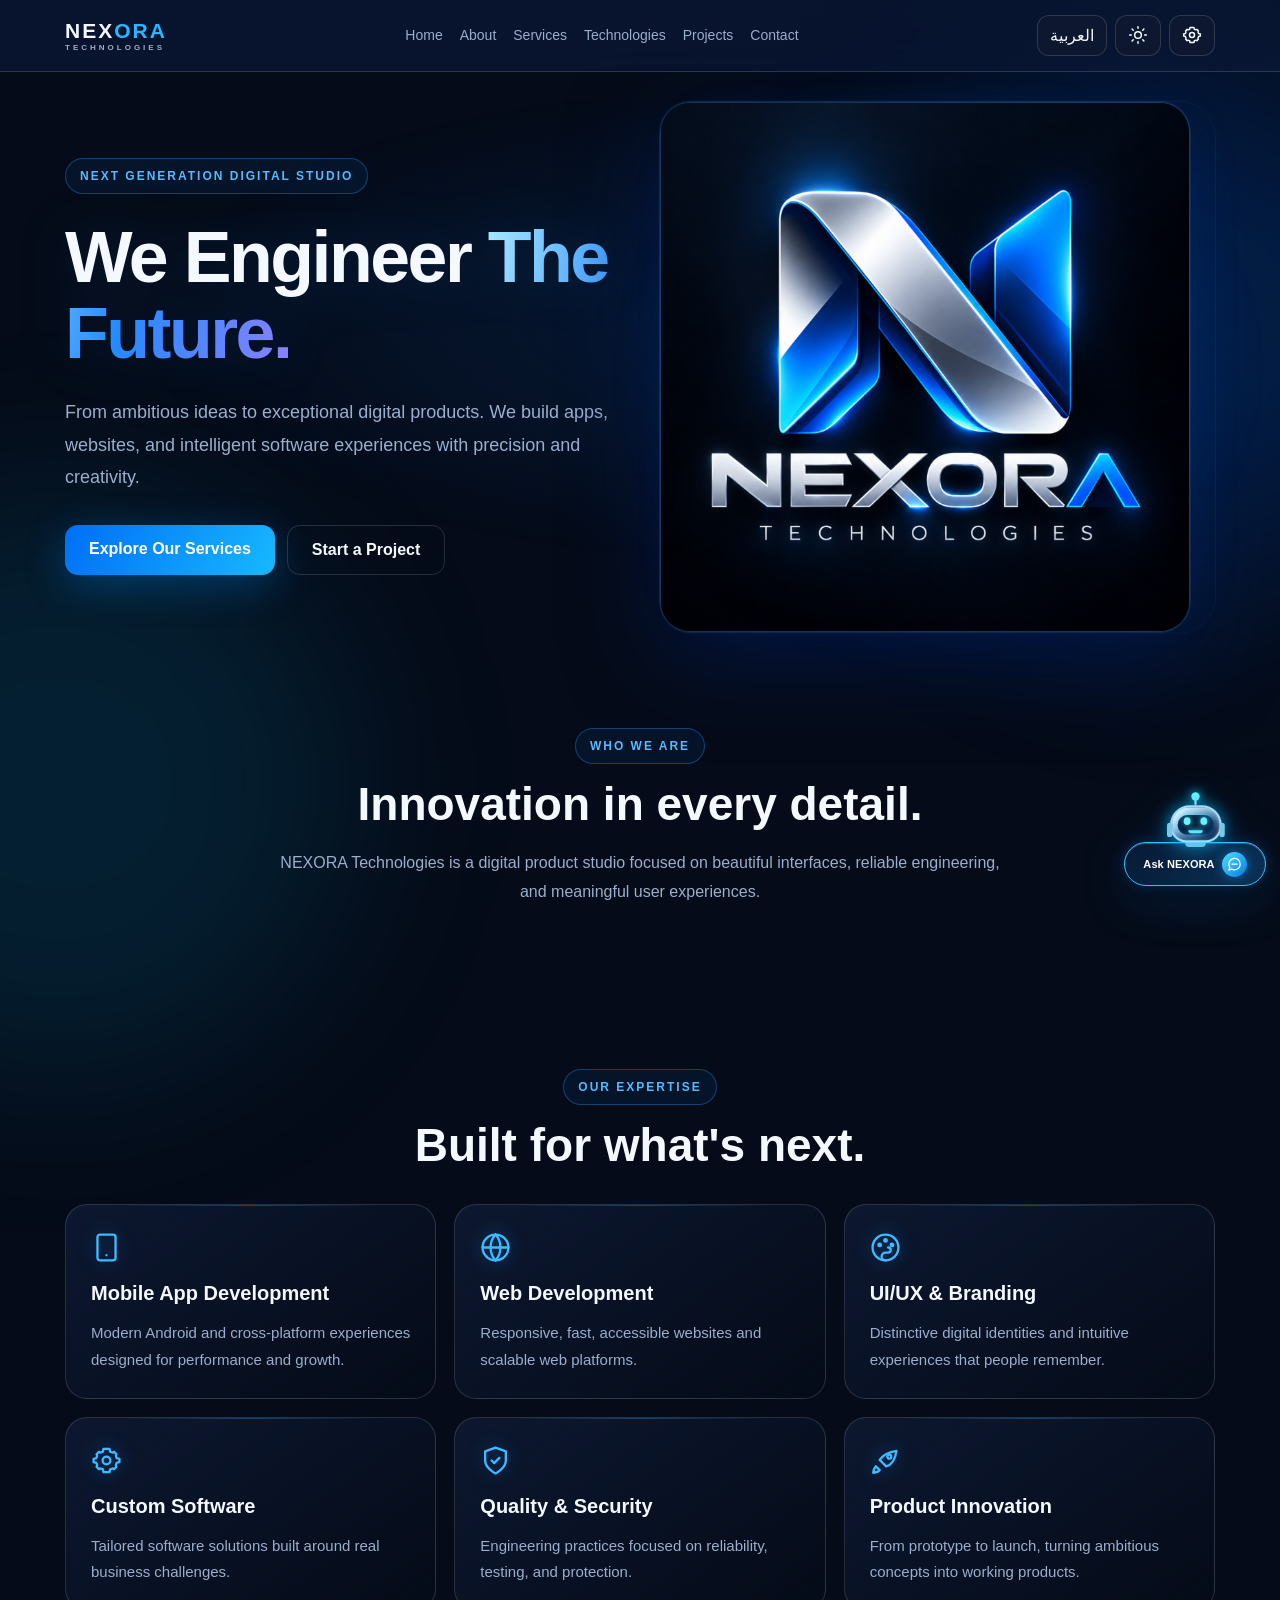
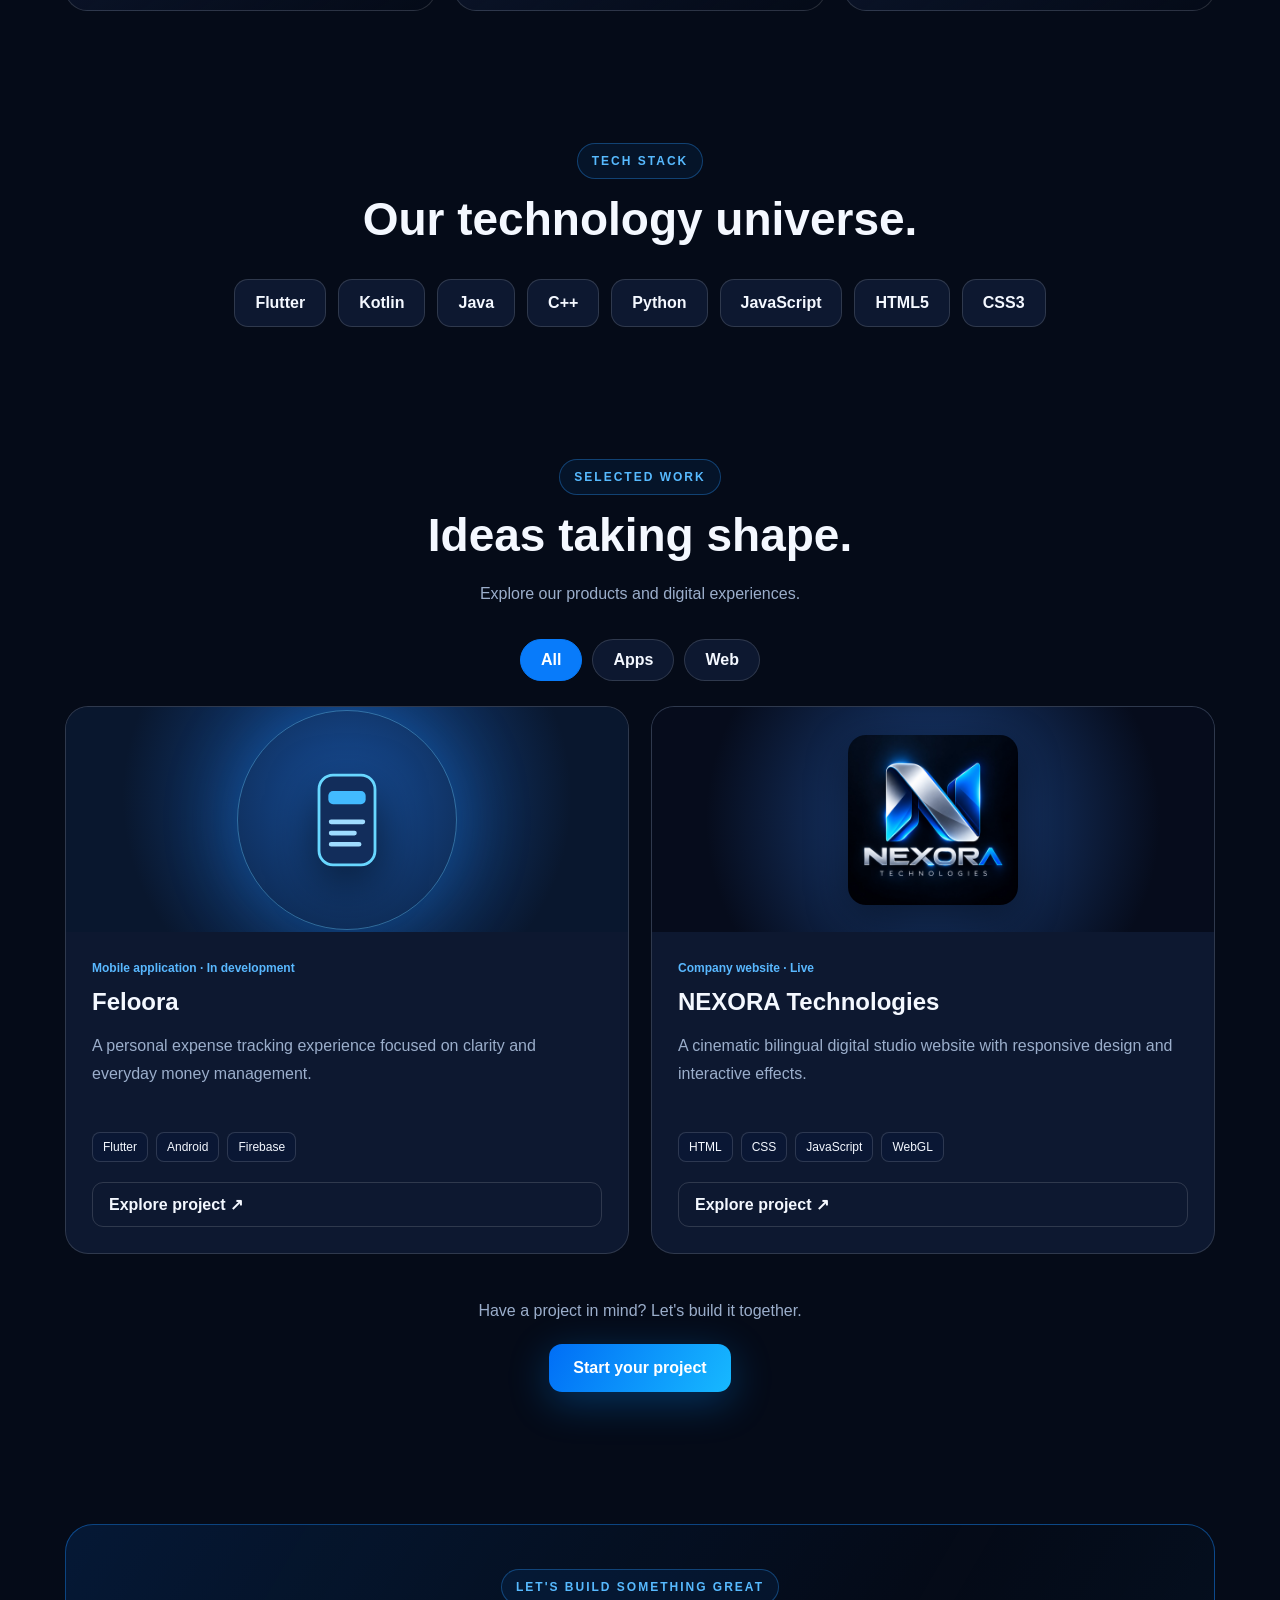
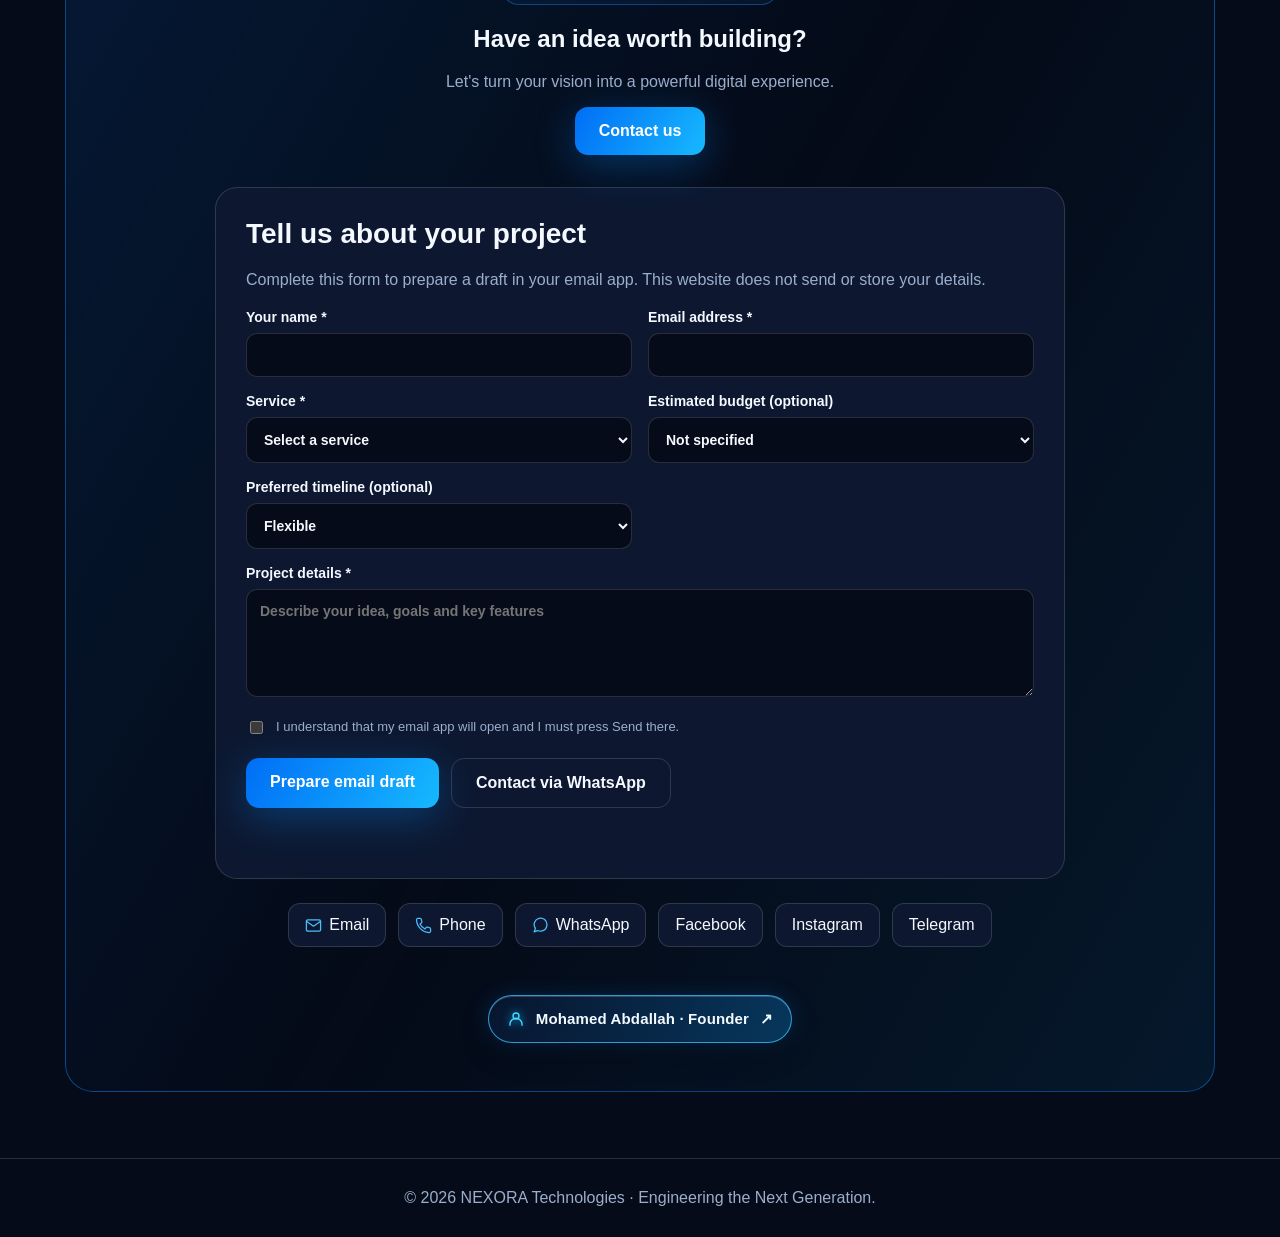
<file: index.html>
<!DOCTYPE html>
<html dir="ltr" lang="en"><head><meta charset="utf-8"/><meta content="width=device-width,initial-scale=1" name="viewport"/><meta content="dark light" name="color-scheme"/><meta content="#050b18" name="theme-color"/><meta content="NEXORA Technologies builds mobile apps, websites, digital design and custom software. تطوير التطبيقات والمواقع والحلول البرمجية والتصميم الرقمي." name="description"/><title>NEXORA Technologies — Engineering the Next Generation</title><link href="https://mapdllah306.github.io/nexora-technologies/" rel="canonical"/>
<meta content="index,follow,max-image-preview:large" name="robots"/>
<meta content="website" property="og:type"/>
<meta content="NEXORA Technologies" property="og:site_name"/>
<meta content="https://mapdllah306.github.io/nexora-technologies/" property="og:url"/>
<meta content="NEXORA Technologies — Engineering the Next Generation" property="og:title"/>
<meta content="Mobile apps, websites, UI/UX design and custom software engineered by NEXORA Technologies." property="og:description"/>
<meta content="https://mapdllah306.github.io/nexora-technologies/logo.png" property="og:image"/>
<meta content="1024" property="og:image:width"/><meta content="1024" property="og:image:height"/>
<meta content="NEXORA Technologies logo" property="og:image:alt"/>
<meta content="summary_large_image" name="twitter:card"/>
<meta content="NEXORA Technologies — Engineering the Next Generation" name="twitter:title"/>
<meta content="Apps, websites, design and software — engineered for the next generation." name="twitter:description"/>
<meta content="https://mapdllah306.github.io/nexora-technologies/logo.png" name="twitter:image"/>
<link href="logo.png" rel="icon" type="image/png"/>
<script type="application/ld+json">{"@context":"https://schema.org","@type":"Organization","name":"NEXORA Technologies","url":"https://mapdllah306.github.io/nexora-technologies/","logo":"https://mapdllah306.github.io/nexora-technologies/logo.png","description":"Digital product studio for mobile apps, websites, digital design and custom software.","email":"mapdllah306@gmail.com","telephone":"+201062950403","founder":{"@type":"Person","name":"Mohamed Abdallah"},"sameAs":["https://www.facebook.com/share/1CDwVxaHWW/","https://www.instagram.com/mohamed_apdallah_404","https://t.me/mohamed_error_404"]}</script>
<link href="css/style.css?v=22" rel="stylesheet"/><link href="css/founder.css?v=23" rel="stylesheet"/><link href="css/mobile-refinements.css?v=23" rel="stylesheet"/></head><body><div class="orb"></div><div class="orb two"></div><a class="skip-link" data-i="skip" href="#home">Skip to content</a><div aria-hidden="true" class="progress" id="progress"></div><header><div class="nav"><a class="brand" dir="ltr" href="#home">NEX<b>ORA</b><small style="display:block;font-size:8px;letter-spacing:3px;color:var(--muted)">TECHNOLOGIES</small></a><nav aria-label="Main navigation" class="links" data-nav-label=""><a data-i="navHome" href="#home">Home</a><a data-i="navAbout" href="#about">About</a><a data-i="navServices" href="#services">Services</a><a data-i="navTech" href="#tech">Technologies</a><a data-i="navProjects" href="#projects">Projects</a><a data-i="navContact" href="#contact">Contact</a></nav><div class="actions"><button aria-controls="mobileMenu" aria-expanded="false" aria-label="Open menu" class="small" id="menuToggle"><svg aria-hidden="true" class="ui-icon" fill="none" stroke="currentColor" stroke-linecap="round" stroke-linejoin="round" stroke-width="1.8" viewbox="0 0 24 24"><path d="M4 6h16M4 12h16M4 18h16"></path></svg></button><button aria-label="Switch language" class="small" id="lang">العربية</button><button aria-label="Toggle theme" class="small" id="theme"><svg aria-hidden="true" class="ui-icon" fill="none" stroke="currentColor" stroke-linecap="round" stroke-linejoin="round" stroke-width="1.8" viewbox="0 0 24 24"><circle cx="12" cy="12" r="4"></circle><path d="M12 2v2M12 20v2M4.9 4.9l1.4 1.4M17.7 17.7l1.4 1.4M2 12h2M20 12h2M4.9 19.1l1.4-1.4M17.7 6.3l1.4-1.4"></path></svg></button><div class="nx-settings"><button aria-controls="settingsPanel" aria-expanded="false" aria-label="Settings" class="small nx-icon-button" id="settingsToggle" title="Settings" type="button"><svg aria-hidden="true" class="ui-icon" fill="none" stroke="currentColor" stroke-linecap="round" stroke-linejoin="round" stroke-width="1.8" viewbox="0 0 24 24"><circle cx="12" cy="12" r="3"></circle><path d="M19.4 15a1.7 1.7 0 0 0 .34 1.87l-1.87 1.87A1.7 1.7 0 0 0 16 18.4l-1.2.5-.5 2.1h-4.6l-.5-2.1-1.2-.5a1.7 1.7 0 0 0-1.87.34l-1.87-1.87A1.7 1.7 0 0 0 4.6 15l-.5-1.2L2 13.3V10.7l2.1-.5.5-1.2a1.7 1.7 0 0 0-.34-1.87l1.87-1.87A1.7 1.7 0 0 0 8 5.6l1.2-.5.5-2.1h4.6l.5 2.1 1.2.5a1.7 1.7 0 0 0 1.87-.34l1.87 1.87A1.7 1.7 0 0 0 19.4 9l.5 1.2 2.1.5v2.6l-2.1.5z"></path></svg></button><div class="nx-settings-panel" hidden="" id="settingsPanel"><h3 id="settingsTitle">Preferences</h3><label class="nx-setting-row" for="v10Motion"><span id="motionLabel">Cinematic effects</span><input checked="" id="v10Motion" type="checkbox"/></label><p id="settingsHint">Your preference is saved on this device.</p></div></div></div></div><nav aria-label="Mobile navigation" id="mobileMenu" inert=""></nav></header><main><div class="hero" id="home"><canvas aria-hidden="true" id="nexora-webgl"></canvas><canvas aria-hidden="true" id="nexora-space"></canvas><div><span class="eyebrow" data-i="eyebrow">NEXT GENERATION DIGITAL STUDIO</span><h1 data-i="heroTitle">We Engineer <span class="gradient">The Future.</span></h1><p data-i="heroDesc">From ambitious ideas to exceptional digital products. We build apps, websites, and intelligent software experiences with precision and creativity.</p><div class="buttons"><a class="btn primary" data-i="explore" href="#services">Explore Our Services </a><a class="btn" data-i="start" href="#contact">Start a Project</a></div></div><div class="visual"><div aria-hidden="true" class="halo"></div><img alt="NEXORA Technologies" decoding="async" fetchpriority="high" height="530" src="logo.png" width="530"/></div></div><section id="about"><div class="section-head"><span class="eyebrow" data-i="aboutLabel">WHO WE ARE</span><h2 data-i="aboutTitle">Innovation built into every pixel.</h2><p data-i="aboutDesc">NEXORA Technologies is a digital product studio focused on beautiful interfaces, reliable engineering, and meaningful user experiences.</p></div></section><section id="services"><div class="section-head"><span class="eyebrow" data-i="servicesLabel">OUR EXPERTISE</span><h2 data-i="servicesTitle">Built for what's next.</h2></div><div class="grid"><div class="card"><span class="ico"><svg aria-hidden="true" class="ui-icon" fill="none" stroke="currentColor" stroke-linecap="round" stroke-linejoin="round" stroke-width="1.8" viewbox="0 0 24 24"><rect height="20" rx="2" width="14" x="5" y="2"></rect><path d="M12 18h.01"></path></svg></span><h3 data-i="s1">Mobile App Development</h3><p data-i="s1d">Modern Android and cross-platform experiences designed for performance and growth.</p></div><div class="card"><span class="ico"><svg aria-hidden="true" class="ui-icon" fill="none" stroke="currentColor" stroke-linecap="round" stroke-linejoin="round" stroke-width="1.8" viewbox="0 0 24 24"><circle cx="12" cy="12" r="10"></circle><path d="M2 12h20M12 2a15 15 0 0 1 0 20M12 2a15 15 0 0 0 0 20"></path></svg></span><h3 data-i="s2">Web Development</h3><p data-i="s2d">Responsive, fast, accessible websites and scalable web platforms.</p></div><div class="card"><span class="ico"><svg aria-hidden="true" class="ui-icon" fill="none" stroke="currentColor" stroke-linecap="round" stroke-linejoin="round" stroke-width="1.8" viewbox="0 0 24 24"><circle cx="12" cy="12" r="10"></circle><circle cx="7.5" cy="10" r="1"></circle><circle cx="12" cy="6.5" r="1"></circle><circle cx="17" cy="10" r="1"></circle><path d="M12 22a3 3 0 0 1-3-3c0-1.7 1.3-3 3-3h2a2 2 0 0 0 2-2c0-1.1-.9-2-2-2"></path></svg></span><h3 data-i="s3">UI/UX &amp; Branding</h3><p data-i="s3d">Distinctive digital identities and intuitive experiences that people remember.</p></div><div class="card"><span class="ico"><svg aria-hidden="true" class="ui-icon" fill="none" stroke="currentColor" stroke-linecap="round" stroke-linejoin="round" stroke-width="1.8" viewbox="0 0 24 24"><circle cx="12" cy="12" r="3"></circle><path d="M19.4 15a1.7 1.7 0 0 0 .34 1.87l-1.87 1.87A1.7 1.7 0 0 0 16 18.4l-1.2.5-.5 2.1h-4.6l-.5-2.1-1.2-.5a1.7 1.7 0 0 0-1.87.34l-1.87-1.87A1.7 1.7 0 0 0 4.6 15l-.5-1.2L2 13.3V10.7l2.1-.5.5-1.2a1.7 1.7 0 0 0-.34-1.87l1.87-1.87A1.7 1.7 0 0 0 8 5.6l1.2-.5.5-2.1h4.6l.5 2.1 1.2.5a1.7 1.7 0 0 0 1.87-.34l1.87 1.87A1.7 1.7 0 0 0 19.4 9l.5 1.2 2.1.5v2.6l-2.1.5z"></path></svg></span><h3 data-i="s4">Custom Software</h3><p data-i="s4d">Tailored software solutions built around real business challenges.</p></div><div class="card"><span class="ico"><svg aria-hidden="true" class="ui-icon" fill="none" stroke="currentColor" stroke-linecap="round" stroke-linejoin="round" stroke-width="1.8" viewbox="0 0 24 24"><path d="M12 22s8-4 8-10V5l-8-3-8 3v7c0 6 8 10 8 10z"></path><path d="m9 12 2 2 4-4"></path></svg></span><h3 data-i="s5">Quality &amp; Security</h3><p data-i="s5d">Engineering practices focused on reliability, testing, and protection.</p></div><div class="card"><span class="ico"><svg aria-hidden="true" class="ui-icon" fill="none" stroke="currentColor" stroke-linecap="round" stroke-linejoin="round" stroke-width="1.8" viewbox="0 0 24 24"><path d="M4.5 16.5c-1.5 1.3-2 5-2 5s3.7-.5 5-2l-3-3zm3-5 5 5c4-1 7-5 8-12-7 1-11 4-13 7z"></path><circle cx="15" cy="9" r="1.5"></circle></svg></span><h3 data-i="s6">Product Innovation</h3><p data-i="s6d">From prototype to launch, turning ambitious concepts into working products.</p></div></div></section><section id="tech"><div class="section-head"><span class="eyebrow" data-i="techLabel">TECH STACK</span><h2 data-i="techTitle">Our technology universe.</h2></div><div class="chips"><span class="chip" dir="ltr">Flutter</span><span class="chip" dir="ltr">Kotlin</span><span class="chip" dir="ltr">Java</span><span class="chip" dir="ltr">C++</span><span class="chip" dir="ltr">Python</span><span class="chip" dir="ltr">JavaScript</span><span class="chip" dir="ltr">HTML5</span><span class="chip" dir="ltr">CSS3</span></div></section><section class="portfolio-section" id="projects"><div class="section-head"><span class="eyebrow" data-i="projectsLabel">SELECTED WORK</span><h2 data-i="projectsTitle">Ideas taking shape.</h2><p id="portfolioIntro">Explore our products and digital experiences.</p></div><div aria-label="Filter projects" class="portfolio-filters" role="group"><button aria-pressed="true" class="portfolio-filter active" data-filter="all" type="button">All</button><button aria-pressed="false" class="portfolio-filter" data-filter="apps" type="button">Apps</button><button aria-pressed="false" class="portfolio-filter" data-filter="web" type="button">Web</button></div><div class="portfolio-grid"><article class="portfolio-card" data-category="apps"><div aria-hidden="true" class="portfolio-art art-feloora"><div class="portfolio-orbit"></div><svg fill="none" height="112" viewbox="0 0 120 120" width="112"><rect fill="#122d5b" height="96" rx="15" stroke="#68d7ff" stroke-width="3" width="60" x="30" y="12"></rect><rect fill="#42baff" height="14" rx="5" width="40" x="40" y="29"></rect><path d="M43 62h34M43 74h25M43 86h30" stroke="#9fdcff" stroke-linecap="round" stroke-width="5"></path></svg></div><div class="portfolio-info"><span class="portfolio-type" id="felooraType">Mobile application · In development</span><h3 dir="ltr">Feloora</h3><p id="felooraSummary">A personal expense tracking experience focused on clarity and everyday money management.</p><div class="portfolio-tags"><span>Flutter</span><span>Android</span><span>Firebase</span></div><button class="portfolio-detail" data-project="feloora" type="button">Explore project <span aria-hidden="true">↗</span></button></div></article><article class="portfolio-card" data-category="web"><div aria-hidden="true" class="portfolio-art art-nexora"><img alt="" height="220" loading="lazy" src="logo.png" width="220"/></div><div class="portfolio-info"><span class="portfolio-type" id="nexoraType">Company website · Live</span><h3 dir="ltr">NEXORA Technologies</h3><p id="nexoraSummary">A cinematic bilingual digital studio website with responsive design and interactive effects.</p><div class="portfolio-tags"><span>HTML</span><span>CSS</span><span>JavaScript</span><span>WebGL</span></div><button class="portfolio-detail" data-project="nexora" type="button">Explore project <span aria-hidden="true">↗</span></button></div></article></div><div class="portfolio-cta"><p id="portfolioCta">Have a project in mind? Let's build it together.</p><a class="btn primary" href="#contact" id="portfolioContact">Start your project</a></div></section><dialog aria-labelledby="dialogTitle" class="project-dialog" id="projectDialog"><div class="dialog-top"><span class="eyebrow" id="dialogCategory"></span><button aria-label="Close project details" class="dialog-close" id="dialogClose" type="button">×</button></div><h2 id="dialogTitle"></h2><p id="dialogDescription"></p><h3 id="dialogHighlightsTitle">Highlights</h3><ul id="dialogHighlights"></ul><div class="dialog-actions"><a class="btn primary" href="https://mapdllah306.github.io/nexora-technologies/" id="dialogLink" rel="noopener noreferrer" target="_blank">Visit website</a><button class="btn" id="dialogDone" type="button">Close</button></div></dialog><section id="contact"><div class="contact"><span class="eyebrow" data-i="contactLabel">LET'S BUILD SOMETHING GREAT</span><h2 data-i="contactTitle">Have an idea worth building?</h2><p data-i="contactDesc">Let's turn your vision into a powerful digital experience.</p><a class="btn primary" data-i="contactButton" href="#projectInquiry" id="contactBtn">Contact us </a><form aria-labelledby="inquiryHeading" class="inquiry-form" id="projectInquiry" novalidate=""><h3 id="inquiryHeading">Tell us about your project</h3><p id="inquiryHint">Complete the form to prepare an email in your email app. No information is sent by this website.</p><div class="inquiry-grid"><label><span data-v9="name">Your name *</span><input autocomplete="name" id="inqName" maxlength="90" name="name" required=""/></label><label><span data-v9="email">Email address *</span><input autocomplete="email" id="inqEmail" maxlength="150" name="email" required="" type="email"/></label><label><span data-v9="service">Service *</span><select id="inqService" name="service" required=""><option value="">Select a service</option><option value="apps">Mobile app</option><option value="web">Website</option><option value="design">Design / Branding</option><option value="software">Custom software</option><option value="other">Other</option></select></label><label><span data-v9="budget">Estimated budget (optional)</span><select id="inqBudget" name="budget"><option value="unspecified">Not specified</option><option value="discuss">Let's discuss</option><option value="under1000">Under $1,000 USD</option><option value="1000to5000">$1,000–$5,000 USD</option><option value="over5000">Over $5,000 USD</option></select></label><label><span data-v9="timeline">Preferred timeline (optional)</span><select id="inqTimeline" name="timeline"><option value="flexible">Flexible</option><option value="month">Within 1 month</option><option value="quarter">1–3 months</option><option value="later">More than 3 months</option></select></label><label class="full"><span data-v9="details">Project details *</span><textarea id="inqDetails" maxlength="2500" minlength="15" name="details" placeholder="Describe your idea, goals and key features" required="" rows="5"></textarea></label></div><label class="consent"><input id="inqConsent" required="" type="checkbox"/><span id="consentText">I understand this opens my email application and I must press Send there.</span></label><div class="inquiry-actions"><button class="btn primary" id="inquirySubmit" type="submit">Prepare email</button><a class="btn" href="https://wa.me/201023799167" id="inquiryWhatsApp" rel="noopener noreferrer" target="_blank">Contact via WhatsApp</a></div><p aria-live="polite" id="inquiryStatus" role="status"></p></form><div class="contact-methods"><a href="mailto:mapdllah306@gmail.com"><svg aria-hidden="true" class="ui-icon" fill="none" stroke="currentColor" stroke-linecap="round" stroke-linejoin="round" stroke-width="1.8" viewbox="0 0 24 24"><rect height="16" rx="2" width="20" x="2" y="4"></rect><path d="m2 6 10 7 10-7"></path></svg> <span data-i="emailLabel">Email</span></a><a href="tel:+201062950403"><svg aria-hidden="true" class="ui-icon" fill="none" stroke="currentColor" stroke-linecap="round" stroke-linejoin="round" stroke-width="1.8" viewbox="0 0 24 24"><path d="M22 16.9v3a2 2 0 0 1-2.2 2 19 19 0 0 1-17.7-17.7A2 2 0 0 1 4.1 2h3a2 2 0 0 1 2 1.7l.5 3a2 2 0 0 1-.6 1.8L7 10a16 16 0 0 0 7 7l1.5-2a2 2 0 0 1 1.8-.6l3 .5a2 2 0 0 1 1.7 2z"></path></svg> <span data-i="phoneLabel">Phone</span></a><a href="https://wa.me/201023799167" rel="noopener noreferrer" target="_blank"><svg aria-hidden="true" class="ui-icon" fill="none" stroke="currentColor" stroke-linecap="round" stroke-linejoin="round" stroke-width="1.8" viewbox="0 0 24 24"><path d="M21 11.5a8.4 8.4 0 0 1-9 8.5 9 9 0 0 1-4-.9L3 21l1.9-5A9 9 0 1 1 21 11.5z"></path></svg> WhatsApp</a><a href="https://www.facebook.com/share/1CDwVxaHWW/" rel="noopener noreferrer" target="_blank">Facebook</a><a href="https://www.instagram.com/mohamed_apdallah_404?dlrf=MWpkcXhucWlpbmlsaA==" rel="noopener noreferrer" target="_blank">Instagram</a><a href="https://t.me/mohamed_error_404" rel="noopener noreferrer" target="_blank">Telegram</a></div><button aria-controls="nxFounderDialog" aria-haspopup="dialog" aria-label="View Mohamed Abdallah founder profile" class="founder nx-founder-trigger" id="nxFounderOpen" type="button"><svg aria-hidden="true" fill="none" height="18" stroke="currentColor" stroke-width="1.8" viewbox="0 0 24 24" width="18"><circle cx="12" cy="8" r="4"></circle><path d="M4 21v-2a8 8 0 0 1 16 0v2"></path></svg><span data-i="founder">Mohamed Abdallah · Founder</span><span aria-hidden="true">↗</span></button></div></section></main><footer>© <span id="year"></span> NEXORA Technologies · <span data-i="footer">Engineering the Next Generation.</span></footer><div class="nx-founder-overlay" hidden="" id="nxFounderOverlay"><section aria-describedby="nxFounderBio" aria-labelledby="nxFounderName" aria-modal="true" class="nx-founder-dialog" id="nxFounderDialog" role="dialog" tabindex="-1"><canvas aria-hidden="true" class="nx-founder-network" id="nxFounderNetwork"></canvas><div class="nx-founder-content"><button aria-label="Close profile" class="nx-founder-close" id="nxFounderClose" type="button">×</button><div class="nx-founder-hero"><div class="nx-founder-photo"><img alt="Mohamed Abdallah in a white suit" decoding="async" height="1200" loading="lazy" src="founder-portrait.webp" width="900"/><span class="nx-founder-photo-caption">NEXORA · FOUNDER</span></div><div class="nx-founder-intro"><span class="nx-founder-kicker" data-founder-ar="تعرّف على المؤسس" data-founder-en="MEET THE FOUNDER">MEET THE FOUNDER</span><h2 id="nxFounderName">Mohamed<br/>Abdallah <span aria-hidden="true" class="nx-founder-check">✦</span></h2><p class="nx-founder-role" data-founder-ar="المؤسس والمطوّر · NEXORA Technologies" data-founder-en="Founder &amp; Developer · NEXORA Technologies">Founder &amp; Developer · NEXORA Technologies</p><p data-founder-ar="أحوّل الأفكار إلى منتجات رقمية عملية عبر التطوير الحديث والتصميم المدروس والهندسة البرمجية الموثوقة." data-founder-en="Building purposeful digital products through modern development, thoughtful design, and dependable engineering." id="nxFounderBio">Building purposeful digital products through modern development, thoughtful design, and dependable engineering.</p><div class="nx-founder-status"><span class="nx-founder-status-dot"></span><span data-founder-ar="نصنع الجيل القادم" data-founder-en="Building the next generation">Building the next generation</span></div></div></div><div class="nx-founder-skills"><div><span class="nx-skill-icon"><svg aria-hidden="true" class="nx-brand-icon" fill="none" focusable="false" stroke="currentColor" stroke-linecap="round" stroke-linejoin="round" stroke-width="1.85" viewbox="0 0 24 24" xmlns="http://www.w3.org/2000/svg"><path d="m8 8-4 4 4 4M16 8l4 4-4 4M14 4l-4 16"></path></svg></span><strong data-founder-ar="الويب والموبايل" data-founder-en="Web &amp; Mobile">Web &amp; Mobile</strong><small data-founder-ar="تطبيقات ومواقع" data-founder-en="Apps and websites">Apps and websites</small></div><div><span class="nx-skill-icon"><svg aria-hidden="true" class="nx-brand-icon" fill="none" focusable="false" stroke="currentColor" stroke-linecap="round" stroke-linejoin="round" stroke-width="1.85" viewbox="0 0 24 24" xmlns="http://www.w3.org/2000/svg"><path d="M12 3a9 9 0 1 0 0 18h1.2a2.3 2.3 0 0 0 1.6-4c-.7-.7-.3-1.8.8-1.8H18A3 3 0 0 0 21 12a9 9 0 0 0-9-9Z"></path><circle cx="7.5" cy="11" fill="currentColor" r=".8"></circle><circle cx="10" cy="7.5" fill="currentColor" r=".8"></circle><circle cx="15" cy="7.5" fill="currentColor" r=".8"></circle><circle cx="17.5" cy="11" fill="currentColor" r=".8"></circle></svg></span><strong>UI/UX &amp; 3D</strong><small data-founder-ar="تجارب رقمية" data-founder-en="Digital experiences">Digital experiences</small></div><div><span class="nx-skill-icon"><svg aria-hidden="true" class="nx-brand-icon" fill="none" focusable="false" stroke="currentColor" stroke-linecap="round" stroke-linejoin="round" stroke-width="1.85" viewbox="0 0 24 24" xmlns="http://www.w3.org/2000/svg"><path d="M4.5 16.5c-1.5 1.3-2 5-2 5s3.7-.5 5-2l-3-3zm3-5 5 5c4-1 7-5 8-12-7 1-11 4-13 7Z"></path><circle cx="15" cy="9" r="1.5"></circle></svg></span><strong data-founder-ar="منتجات رقمية" data-founder-en="Digital Products">Digital Products</strong><small>Feloora · NEXORA</small></div><div><span class="nx-skill-icon"><svg aria-hidden="true" class="nx-brand-icon" fill="none" focusable="false" stroke="currentColor" stroke-linecap="round" stroke-linejoin="round" stroke-width="1.85" viewbox="0 0 24 24" xmlns="http://www.w3.org/2000/svg"><path d="M12 22s8-4 8-10V5l-8-3-8 3v7c0 6 8 10 8 10Z"></path><path d="m9 12 2 2 4-4"></path></svg></span><strong data-founder-ar="الجودة والأمان" data-founder-en="Quality &amp; Security">Quality &amp; Security</strong><small data-founder-ar="هندسة موثوقة" data-founder-en="Reliable engineering">Reliable engineering</small></div></div><div class="nx-founder-social"><a aria-label="Chat on WhatsApp" class="nx-social-whatsapp" href="https://wa.me/201023799167" rel="noopener noreferrer" target="_blank"><span class="nx-social-glyph"><svg aria-hidden="true" class="nx-brand-icon" fill="none" focusable="false" stroke="currentColor" stroke-linecap="round" stroke-linejoin="round" stroke-width="1.85" viewbox="0 0 24 24" xmlns="http://www.w3.org/2000/svg"><path d="M20.3 11.8a8.3 8.3 0 0 1-12.2 7.3L3 20.5l1.5-4.9a8.3 8.3 0 1 1 15.8-3.8Z"></path><path d="M8.3 8.1c-.4-.5-.8-.4-1.1.2-.6 1.1-.2 2.5 1.3 4.3 1.6 1.9 3.7 3 5.5 3.1.8 0 1.7-.5 1.9-1.2.1-.4 0-.6-.4-.8l-2-1c-.3-.2-.5-.1-.7.2l-.8.9c-1.3-.5-2.4-1.4-3.1-2.6l.6-.8c.2-.3.2-.5 0-.8Z"></path></svg></span>WhatsApp <span aria-hidden="true"><svg aria-hidden="true" class="nx-brand-icon" fill="none" focusable="false" stroke="currentColor" stroke-linecap="round" stroke-linejoin="round" stroke-width="1.85" viewbox="0 0 24 24" xmlns="http://www.w3.org/2000/svg"><path d="M7 17 17 7M8 7h9v9"></path></svg></span></a><a aria-label="Visit Facebook profile" class="nx-social-facebook" href="https://www.facebook.com/share/1CDwVxaHWW/" rel="noopener noreferrer" target="_blank"><span class="nx-social-glyph"><svg aria-hidden="true" class="nx-brand-icon" fill="none" focusable="false" stroke="currentColor" stroke-linecap="round" stroke-linejoin="round" stroke-width="1.85" viewbox="0 0 24 24" xmlns="http://www.w3.org/2000/svg"><path d="M14.7 21v-8h2.7l.4-3.2h-3.1V7.7c0-.9.3-1.5 1.6-1.5H18V3.3c-.4-.1-1.6-.3-2.9-.3-2.9 0-4.8 1.8-4.8 5v1.8H7.5V13h2.8v8Z"></path></svg></span>Facebook <span aria-hidden="true"><svg aria-hidden="true" class="nx-brand-icon" fill="none" focusable="false" stroke="currentColor" stroke-linecap="round" stroke-linejoin="round" stroke-width="1.85" viewbox="0 0 24 24" xmlns="http://www.w3.org/2000/svg"><path d="M7 17 17 7M8 7h9v9"></path></svg></span></a><a aria-label="Visit Instagram profile" class="nx-social-instagram" href="https://www.instagram.com/mohamed_apdallah_404" rel="noopener noreferrer" target="_blank"><span class="nx-social-glyph"><svg aria-hidden="true" class="nx-brand-icon" fill="none" focusable="false" stroke="currentColor" stroke-linecap="round" stroke-linejoin="round" stroke-width="1.85" viewbox="0 0 24 24" xmlns="http://www.w3.org/2000/svg"><rect height="18" rx="5" width="18" x="3" y="3"></rect><circle cx="12" cy="12" r="4"></circle><circle cx="17.5" cy="6.5" fill="currentColor" r="1" stroke="none"></circle></svg></span>Instagram <span aria-hidden="true"><svg aria-hidden="true" class="nx-brand-icon" fill="none" focusable="false" stroke="currentColor" stroke-linecap="round" stroke-linejoin="round" stroke-width="1.85" viewbox="0 0 24 24" xmlns="http://www.w3.org/2000/svg"><path d="M7 17 17 7M8 7h9v9"></path></svg></span></a><a aria-label="Open Telegram profile" class="nx-social-telegram" href="https://t.me/mohamed_error_404" rel="noopener noreferrer" target="_blank"><span class="nx-social-glyph"><svg aria-hidden="true" class="nx-brand-icon" fill="none" focusable="false" stroke="currentColor" stroke-linecap="round" stroke-linejoin="round" stroke-width="1.85" viewbox="0 0 24 24" xmlns="http://www.w3.org/2000/svg"><path d="m21 3-3.2 17.3c-.1.6-.7.8-1.2.5l-5.1-3.8-2.6 2.5-.3-4.4L18 6.5l-11.7 8-3.9-1.3c-.7-.2-.7-1.2 0-1.5L20 3.2c.6-.3 1.1.1 1 .8Z"></path></svg></span>Telegram <span aria-hidden="true"><svg aria-hidden="true" class="nx-brand-icon" fill="none" focusable="false" stroke="currentColor" stroke-linecap="round" stroke-linejoin="round" stroke-width="1.85" viewbox="0 0 24 24" xmlns="http://www.w3.org/2000/svg"><path d="M7 17 17 7M8 7h9v9"></path></svg></span></a></div><div class="nx-founder-cta"><a href="mailto:mapdllah306@gmail.com"><span aria-hidden="true"><svg aria-hidden="true" class="nx-brand-icon" fill="none" focusable="false" stroke="currentColor" stroke-linecap="round" stroke-linejoin="round" stroke-width="1.85" viewbox="0 0 24 24" xmlns="http://www.w3.org/2000/svg"><rect height="14" rx="2" width="18" x="3" y="5"></rect><path d="m3 7 9 6 9-6"></path></svg></span><span data-founder-ar="إرسال بريد إلكتروني" data-founder-en="Send Email">Send Email</span><span aria-hidden="true"><svg aria-hidden="true" class="nx-brand-icon" fill="none" focusable="false" stroke="currentColor" stroke-linecap="round" stroke-linejoin="round" stroke-width="1.85" viewbox="0 0 24 24" xmlns="http://www.w3.org/2000/svg"><path d="M7 17 17 7M8 7h9v9"></path></svg></span></a><a class="nx-founder-cta-primary" href="#projects" id="nxFounderProjects"><span class="nx-cta-icon"><svg aria-hidden="true" class="nx-brand-icon" fill="none" focusable="false" stroke="currentColor" stroke-linecap="round" stroke-linejoin="round" stroke-width="1.85" viewbox="0 0 24 24" xmlns="http://www.w3.org/2000/svg"><rect height="8" rx="1.5" width="8" x="3" y="3"></rect><rect height="8" rx="1.5" width="8" x="13" y="3"></rect><rect height="8" rx="1.5" width="8" x="3" y="13"></rect><path d="M14 17h7m-3.5-3.5V21"></path></svg></span><span data-founder-ar="استكشف مشروعات NEXORA" data-founder-en="Explore NEXORA Projects">Explore NEXORA Projects</span><span aria-hidden="true"><svg aria-hidden="true" class="nx-brand-icon" fill="none" focusable="false" stroke="currentColor" stroke-linecap="round" stroke-linejoin="round" stroke-width="1.85" viewbox="0 0 24 24" xmlns="http://www.w3.org/2000/svg"><path d="M5 12h14m-6-6 6 6-6 6"></path></svg></span></a></div></div></section></div><aside aria-label="NEXORA website assistant" class="nx-assistant" id="nxAssistant"><div class="nx-assistant-dock"><div class="nx-robot-stage"><span aria-hidden="true" class="nx-robot" id="nxRobot"><span class="nx-robot-antenna"></span><span class="nx-robot-head"><span class="nx-robot-ear left"></span><span class="nx-robot-ear right"></span><span class="nx-robot-face"><span class="nx-robot-eyes"><i></i><i></i></span><span class="nx-robot-mouth"></span></span></span><span class="nx-robot-neck"></span></span></div><button aria-controls="nxAssistantPanel" aria-expanded="false" class="nx-assistant-launch" id="nxAssistantLaunch" type="button"><span id="nxAssistantLaunchText">Ask NEXORA</span><span aria-hidden="true" class="nx-capsule-chat"><svg fill="none" height="17" stroke="currentColor" stroke-linecap="round" stroke-linejoin="round" stroke-width="1.8" viewbox="0 0 24 24" width="17"><path d="M20 11.5a8 8 0 0 1-8 8 9 9 0 0 1-4-.9L4 20l1.4-4A8 8 0 1 1 20 11.5Z"></path><path d="M8.5 11.5h7"></path></svg></span></button></div><section aria-labelledby="nxAssistantTitle" class="nx-assistant-panel" hidden="" id="nxAssistantPanel"><header class="nx-assistant-head"><div class="nx-assistant-status"><span aria-hidden="true" class="nx-status-dot"></span><div><strong id="nxAssistantTitle">NEXORA Assistant</strong><small id="nxAssistantSubtitle">Instant website guide · no AI API connected</small></div></div><div class="nx-assistant-controls"><button aria-label="Minimize assistant" id="nxAssistantMinimize" title="Minimize" type="button">−</button><button aria-label="Close assistant" id="nxAssistantClose" type="button">×</button></div></header><div aria-live="polite" aria-relevant="additions text" class="nx-assistant-messages" id="nxAssistantMessages" role="log"></div><div class="nx-assistant-voice"><label for="nxAssistantVoice"><input checked="" id="nxAssistantVoice" type="checkbox"/><span id="nxAssistantVoiceLabel">Speak replies aloud</span></label><button hidden="" id="nxAssistantStop" type="button">Stop voice</button></div><div class="nx-assistant-suggestions" id="nxAssistantSuggestions"></div><form class="nx-assistant-form" id="nxAssistantForm"><label class="sr-only" for="nxAssistantInput">Your question</label><input autocomplete="off" id="nxAssistantInput" maxlength="300" placeholder="Ask about our services…" required=""/><button aria-label="Send message" id="nxAssistantSend" type="submit"><svg aria-hidden="true" fill="none" height="18" stroke="currentColor" stroke-linecap="round" stroke-linejoin="round" stroke-width="2" viewbox="0 0 24 24" width="18"><path d="m22 2-7 20-4-9-9-4Z"></path><path d="M22 2 11 13"></path></svg><span class="sr-only">Send</span></button></form><p class="nx-assistant-disclaimer" id="nxAssistantDisclaimer">Automated answers about NEXORA only. Do not enter sensitive information.</p></section></aside><script defer="" src="js/main.js"></script><script defer="" src="js/assistant.js"></script><script defer="" src="js/founder.js?v=21"></script></body></html>
</file>
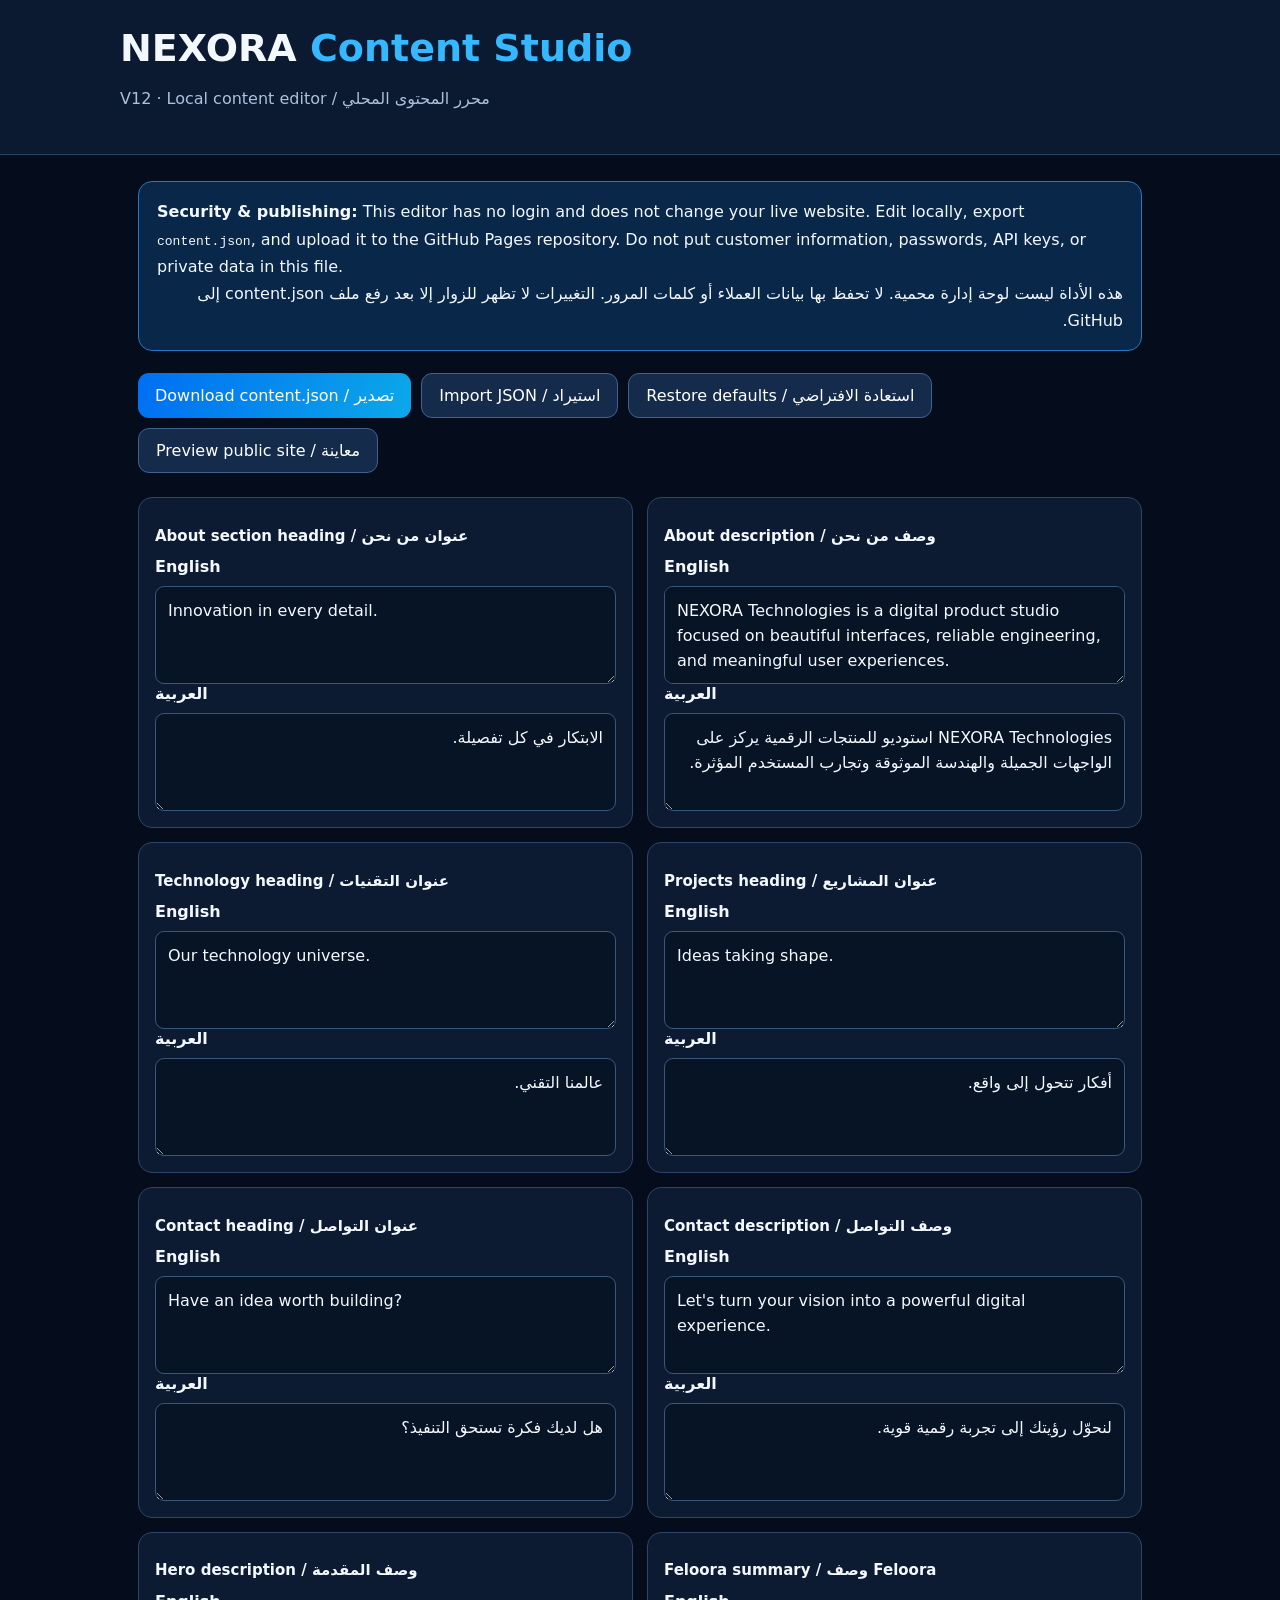
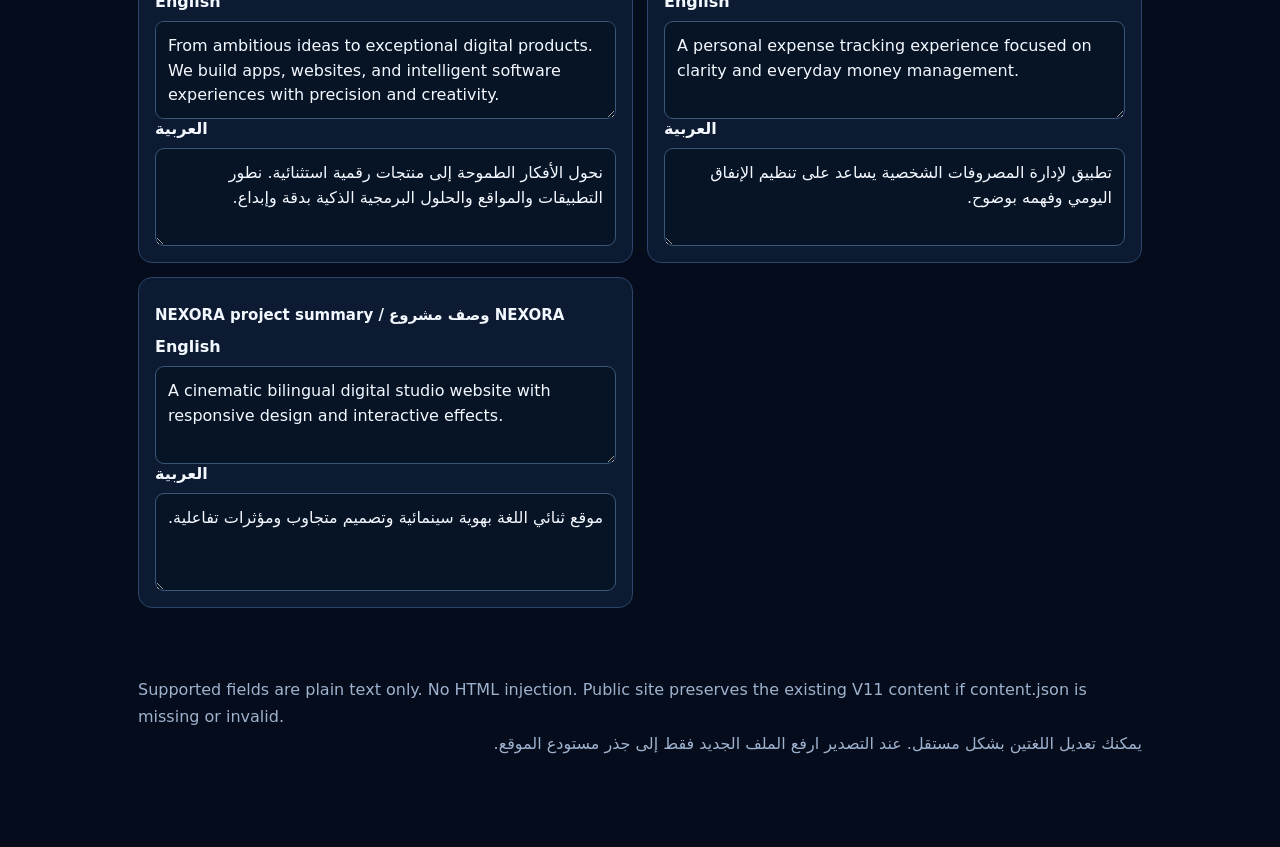
<file: admin.html>
<!doctype html><html lang="en" dir="ltr"><head><meta name="robots" content="noindex,nofollow"><meta charset="utf-8"><meta name="viewport" content="width=device-width,initial-scale=1"><title>NEXORA Content Studio — Local editor</title><link rel="stylesheet" href="css/admin.css"></head><body><header><h1>NEXORA <span style="color:#35b8ff">Content Studio</span></h1><p>V12 · Local content editor / محرر المحتوى المحلي</p></header><main><div class="notice"><strong>Security & publishing:</strong> This editor has no login and does not change your live website. Edit locally, export <code>content.json</code>, and upload it to the GitHub Pages repository. Do not put customer information, passwords, API keys, or private data in this file.<div lang="ar" dir="rtl">هذه الأداة ليست لوحة إدارة محمية. لا تحفظ بها بيانات العملاء أو كلمات المرور. التغييرات لا تظهر للزوار إلا بعد رفع ملف content.json إلى GitHub.</div></div><div class="toolbar"><button class="primary" id="export">Download content.json / تصدير</button><label class="filelabel">Import JSON / استيراد <input type="file" id="import" accept=".json,application/json"></label><button id="reset">Restore defaults / استعادة الافتراضي</button><button id="preview">Preview public site / معاينة</button></div><div id="fields"></div><p id="status" role="status" aria-live="polite"></p><footer>Supported fields are plain text only. No HTML injection. Public site preserves the existing V11 content if content.json is missing or invalid.<div dir="rtl">يمكنك تعديل اللغتين بشكل مستقل. عند التصدير ارفع الملف الجديد فقط إلى جذر مستودع الموقع.</div></footer></main><script src="js/admin.js" defer></script></body></html>
</file>
<file: css/style.css>
:root{--bg:#050b18;--surface:#0d1830;--text:#f4f8ff;--muted:#9baecb;--line:#ffffff24;--blue:#168aff;--glass:#0b1836b8}body.light{--bg:#edf4ff;--surface:#fff;--text:#112343;--muted:#53647e;--line:#153b6a24;--glass:#ffffffcc}*{box-sizing:border-box}html{scroll-behavior:smooth}body{margin:0;background:var(--bg);color:var(--text);font-family:Inter,'Segoe UI',Tahoma,Arial,sans-serif;transition:background .35s,color .35s;overflow-x:hidden}a{text-decoration:none;color:inherit}button{font:inherit;cursor:pointer}.orb{position:fixed;z-index:-1;width:45vw;height:45vw;border-radius:50%;filter:blur(90px);background:#056aff2c;top:4%;right:-14%;animation:float 9s ease-in-out infinite alternate}.orb.two{top:55%;left:-18%;background:#00c8ff1c;animation-delay:-4s}@keyframes float{to{transform:translate(60px,70px) scale(1.15)}}header{position:sticky;top:0;z-index:20;backdrop-filter:blur(20px);background:var(--glass);border-bottom:1px solid var(--line)}.nav{max-width:1200px;margin:auto;padding:15px 25px;display:flex;align-items:center;gap:24px;justify-content:space-between}.brand{font-weight:900;letter-spacing:2px;font-size:21px}.brand b{color:#29b7ff}.links{display:flex;gap:24px;color:var(--muted);font-size:14px}.links a:hover{color:var(--blue)}.actions{display:flex;gap:8px}button.small{border:1px solid var(--line);border-radius:12px;background:var(--surface);color:var(--text);padding:9px 12px}main{max-width:1200px;margin:auto;padding:0 25px}.hero{min-height:690px;display:grid;grid-template-columns:1fr 1fr;align-items:center;gap:40px}.eyebrow{display:inline-block;color:#57baff;letter-spacing:2px;text-transform:uppercase;font-size:12px;font-weight:800;border:1px solid #2387e466;padding:10px 14px;border-radius:30px;background:#168aff13}.hero h1{font-size:clamp(43px,5.6vw,78px);line-height:1.06;letter-spacing:-2.5px;margin:25px 0}.gradient{background:linear-gradient(105deg,#a8e7ff,#248aff,#8c80ff);-webkit-background-clip:text;background-clip:text;color:transparent}.hero p{color:var(--muted);font-size:18px;line-height:1.8;max-width:550px}.buttons{display:flex;gap:12px;flex-wrap:wrap;margin-top:32px}.btn{display:inline-flex;padding:15px 24px;border-radius:13px;font-weight:700;border:1px solid var(--line)}.btn.primary{background:linear-gradient(120deg,#006ef6,#17b9ff);border:0;color:white;box-shadow:0 10px 40px #008dff50}.visual{perspective:1000px;position:relative}.visual:before{content:'';position:absolute;inset:14%;background:#008bff70;filter:blur(75px);z-index:-1;animation:pulse 4s infinite alternate}@keyframes pulse{to{opacity:.4;transform:scale(1.25)}}.visual img{display:block;width:100%;max-width:530px;border-radius:30px;box-shadow:0 30px 90px #0008;animation:tilt 7s ease-in-out infinite alternate}@keyframes tilt{from{transform:rotateY(-8deg) rotateX(4deg) translateY(-8px)}to{transform:rotateY(7deg) rotateX(-3deg) translateY(10px)}}section{padding:90px 0}.section-head{text-align:center;max-width:750px;margin:0 auto 42px}.section-head h2{font-size:clamp(30px,4vw,46px);margin:12px 0}.section-head p{color:var(--muted);line-height:1.8}.grid{display:grid;grid-template-columns:repeat(3,1fr);gap:18px}.card{background:linear-gradient(145deg,var(--surface),transparent);border:1px solid var(--line);padding:29px;border-radius:22px;transition:transform .25s,border-color .25s}.card:hover{transform:translateY(-8px);border-color:#218dff88}.card .ico{font-size:30px;display:block;margin-bottom:18px}.card h3{margin:0 0 12px;font-size:20px}.card p{color:var(--muted);line-height:1.75;font-size:15px}.chips{display:flex;flex-wrap:wrap;justify-content:center;gap:12px}.chip{padding:14px 20px;background:var(--surface);border:1px solid var(--line);border-radius:14px;font-weight:700}.project{min-height:180px}.project strong{font-size:22px}.contact{padding:55px;border:1px solid #168aff70;border-radius:28px;text-align:center;background:linear-gradient(120deg,#087aff20,transparent,#11a6ff16)}.contact p{color:var(--muted)}footer{text-align:center;color:var(--muted);border-top:1px solid var(--line);padding:30px}body[dir=rtl] .hero h1{letter-spacing:0}body[dir=rtl] .brand{letter-spacing:1px}@media(max-width:850px){.links{display:none}.hero{grid-template-columns:1fr;text-align:center;padding-top:70px;gap:20px}.hero p{margin:auto}.buttons{justify-content:center}.visual{max-width:430px;margin:0 auto}.grid{grid-template-columns:1fr 1fr}.hero{min-height:unset;padding-bottom:55px}}@media(max-width:550px){.grid{grid-template-columns:1fr}.nav{padding:12px 16px}.brand{font-size:17px}.hero h1{font-size:45px}.contact{padding:30px 18px}section{padding:65px 0}}@media(prefers-reduced-motion:reduce){*,*:before,*:after{animation:none!important;scroll-behavior:auto!important}}
.contact-methods{display:flex;flex-wrap:wrap;justify-content:center;gap:12px;margin:24px 0}.contact-methods a{border:1px solid var(--line);background:var(--surface);padding:12px 16px;border-radius:12px;transition:transform .2s,border-color .2s}.contact-methods a:hover{transform:translateY(-3px);border-color:var(--blue)}.founder{font-size:13px;margin-top:18px}
/* NEXORA V2 cinematic enhancements */
:root{color-scheme:dark}body.light{color-scheme:light}
body::before{content:"";position:fixed;inset:0;pointer-events:none;z-index:-1;opacity:.22;background-image:linear-gradient(#3695ff13 1px,transparent 1px),linear-gradient(90deg,#3695ff13 1px,transparent 1px);background-size:58px 58px;mask-image:linear-gradient(to bottom,#000,transparent 85%)}
body.light::before{opacity:.4}
.hero{position:relative;isolation:isolate}.hero::before{content:"";position:absolute;inset:5% -10%;z-index:-2;background:radial-gradient(ellipse at 60% 42%,#0c6be327,transparent 55%);pointer-events:none}
.hero .visual{transform-style:preserve-3d;will-change:transform;transition:transform .22s ease-out}
.visual img{border:1px solid #389cff44;box-shadow:0 0 0 1px #fff1,0 28px 90px #0054ff38,0 25px 90px #0009}
.visual::after{content:"";position:absolute;inset:-12px;border:1px solid #258eff22;border-radius:38px;pointer-events:none;transform:translateZ(-40px)}
.hero h1{filter:drop-shadow(0 0 28px #188eff22)}
.btn,.chip,.contact-methods a,button.small{transition:transform .25s,box-shadow .25s,border-color .25s}.btn:hover,.chip:hover,button.small:hover{transform:translateY(-3px);box-shadow:0 8px 26px #008dff26}
.card{position:relative;overflow:hidden}.card::before{content:"";position:absolute;top:0;left:15%;width:70%;height:1px;background:linear-gradient(90deg,transparent,#2e9cff88,transparent);opacity:.65}
.reveal{opacity:0;transform:translateY(30px);transition:opacity .75s ease,transform .75s cubic-bezier(.2,.7,.2,1)}.reveal.visible{opacity:1;transform:translateY(0)}
#mobileMenu{display:none}#menuToggle{display:none}
.progress{position:fixed;top:0;left:0;width:0;height:3px;z-index:99;background:linear-gradient(90deg,#056bff,#49dfff);box-shadow:0 0 14px #08aaff}
.skip-link{position:absolute;left:10px;top:-70px;z-index:110;background:var(--surface);padding:10px;color:var(--text)}.skip-link:focus{top:10px}
@media(max-width:850px){#menuToggle{display:inline-flex;align-items:center;justify-content:center;min-width:42px}#mobileMenu{display:none;position:absolute;top:100%;left:0;right:0;background:var(--bg);border-bottom:1px solid var(--line);padding:16px 24px;box-shadow:0 15px 35px #0005}#mobileMenu.open{display:flex;flex-direction:column;gap:8px}#mobileMenu a{padding:13px 8px;border-bottom:1px solid var(--line);color:var(--text);font-size:15px}.hero{padding-top:50px}.nav{gap:10px}}
@media(max-width:550px){main{padding:0 18px}.hero h1{font-size:clamp(34px,9vw,45px)}.hero p{font-size:16px}.hero{gap:30px}.visual{max-width:350px}.card{padding:23px}.section-head h2{font-size:30px}.chip{padding:12px 15px}.contact-methods a{font-size:13px}}
@media(prefers-reduced-motion:reduce){.reveal{opacity:1;transform:none;transition:none}.hero .visual{transition:none}}

/* V3 responsive refinements — preserve the V2 visual identity */
html{scroll-padding-top:86px}section{padding:66px 0}.hero{min-height:590px}.section-head{margin-bottom:30px}.section-head h2{line-height:1.25}.card{padding:25px}.card p{margin-bottom:0}.chip{unicode-bidi:isolate;direction:ltr}.nav{min-height:68px}.links{gap:17px}.visual img{height:auto}.contact{padding:44px}.contact-methods a:focus-visible,.btn:focus-visible,button:focus-visible,a:focus-visible{outline:3px solid #51bfff;outline-offset:3px}
@media(max-width:850px){html{scroll-padding-top:70px}.nav{min-height:62px;padding:10px 17px}.hero{padding-top:40px;padding-bottom:25px;gap:24px}.hero h1{margin:16px 0}.hero p{line-height:1.65}.buttons{margin-top:22px}.visual{width:min(100%,390px)}section{padding:45px 0}.section-head{margin-bottom:25px}.grid{gap:14px}.card{padding:20px}.card .ico{margin-bottom:12px}.card h3{font-size:18px}.card p{font-size:14px}.project{min-height:145px}.contact{padding:35px 22px}}
@media(max-width:550px){html{scroll-padding-top:64px}main{padding:0 16px}.nav{padding:9px 14px;min-height:60px;gap:8px}.brand{font-size:15px;letter-spacing:1px}.brand small{font-size:6px!important;letter-spacing:2px!important}.actions{gap:5px}.actions button.small{padding:8px 9px;font-size:13px;border-radius:10px}#menuToggle{min-width:35px}.hero{padding-top:32px;padding-bottom:20px;gap:22px}.eyebrow{font-size:10px;letter-spacing:1px;padding:8px 11px}.hero h1{font-size:clamp(32px,9vw,43px);line-height:1.2;letter-spacing:0}.hero p{font-size:15px;line-height:1.7}.buttons{gap:9px;margin-top:20px}.btn{padding:12px 16px;font-size:14px}.visual{max-width:310px}.visual img{border-radius:22px}.visual::after{border-radius:26px}section{padding:38px 0}.section-head{margin-bottom:20px}.section-head h2{font-size:clamp(25px,7vw,31px)}.section-head p{font-size:14px}.grid{grid-template-columns:repeat(2,minmax(0,1fr));gap:11px}.card{padding:17px 14px;border-radius:17px}.card .ico{font-size:25px;margin-bottom:10px}.card h3{font-size:15px;line-height:1.5;margin-bottom:7px}.card p{font-size:12px;line-height:1.65}.project{min-height:145px}.project strong{font-size:17px}.grid .project:last-child{grid-column:1/-1;min-height:120px}.chips{gap:8px}.chip{font-size:12px;padding:10px 12px;border-radius:11px}.contact{padding:29px 15px;border-radius:20px}.contact h2{font-size:24px}.contact-methods{gap:8px}.contact-methods a{padding:10px 11px;font-size:12px}.contact .btn{margin-top:7px}footer{font-size:12px;line-height:1.7;padding:24px 16px}}
@media(max-width:360px){.grid{grid-template-columns:1fr}.grid .project:last-child{grid-column:auto}.brand{font-size:13px}.actions button.small{padding:7px}.hero h1{font-size:32px}}
@media(prefers-reduced-motion:reduce){.visual img{animation:none!important}.orb{animation:none!important}}

/* V4 cinematic depth layer: original logo and content are unchanged */
#nexora-space{position:absolute;inset:0;width:100%;height:100%;pointer-events:none;z-index:-1;opacity:.72}body.light #nexora-space{opacity:.24}.hero{overflow:visible}.hero .visual{z-index:1}.visual img{position:relative;z-index:2}.visual .halo{position:absolute;inset:4%;border:1px solid #3fbfff60;border-radius:34px;transform:translateZ(-20px);box-shadow:0 0 55px #087cff28,inset 0 0 40px #087cff18;pointer-events:none;animation:halo-breathe 5s ease-in-out infinite alternate}@keyframes halo-breathe{to{box-shadow:0 0 85px #087cff55,inset 0 0 65px #087cff25;opacity:.65}}@media(max-width:850px){#nexora-space{opacity:.4}}@media(prefers-reduced-motion:reduce){.visual .halo{animation:none}}

/* V5: consistent vector icons, bilingual typography and accessibility */
.ui-icon{width:1.25em;height:1.25em;display:inline-block;vertical-align:-.2em;flex-shrink:0}
.ico .ui-icon{width:31px;height:31px;color:#3dbbff;filter:drop-shadow(0 0 9px #138cff66)}
.contact-methods a{display:inline-flex;align-items:center;justify-content:center;gap:8px}
.contact-methods .ui-icon{width:17px;height:17px;color:#48bdff}
#theme,#menuToggle{align-items:center;justify-content:center}
#theme .ui-icon,#menuToggle .ui-icon{width:20px;height:20px}
html[lang="ar"] body{font-family:Tahoma,'Segoe UI',Arial,sans-serif}
html[lang="ar"] .hero h1{letter-spacing:0;line-height:1.28}
html[lang="ar"] .section-head h2{line-height:1.4}
html[lang="ar"] .eyebrow{letter-spacing:0;text-transform:none}
html[dir="rtl"] .chip,html[dir="rtl"] .brand{direction:ltr;unicode-bidi:isolate}
html[dir="rtl"] .card{text-align:right}
html[dir="ltr"] .card{text-align:left}
html[dir="rtl"] .contact-methods a{direction:ltr;unicode-bidi:isolate}
section[id],.hero[id]{scroll-margin-top:82px}
@media(max-width:550px){.ico .ui-icon{width:25px;height:25px}.contact-methods a{min-height:43px}.hero h1{overflow-wrap:break-word}}
@media(prefers-reduced-motion:reduce){.orb,.orb.two{animation:none}}

/* V6: progressive GPU visual layer, without changing V5 layout */
#nexora-webgl{position:absolute;inset:0;width:100%;height:100%;pointer-events:none;z-index:-1;opacity:.72}
body.light #nexora-webgl{opacity:.23}
.hero.webgl-ready #nexora-space{display:none}
@media(max-width:600px){#nexora-webgl{opacity:.43}}
@media(prefers-reduced-motion:reduce){#nexora-webgl{display:none}}

/* V7 stability and accessibility patch */
html{scroll-padding-top:90px}body{overflow-wrap:break-word} .hero,.card,.contact{min-width:0}
#mobileMenu a:focus-visible{outline:3px solid #51bfff;outline-offset:2px}
#menuToggle{touch-action:manipulation} .chip{white-space:nowrap} .contact-methods a{display:inline-flex;align-items:center;gap:7px;min-height:44px}
@media(max-width:550px){.grid{grid-template-columns:repeat(2,minmax(0,1fr))}.card{padding:16px}.card h3{font-size:16px}.card p{font-size:13px;line-height:1.6}.project strong{font-size:18px}.contact-methods{gap:8px}.contact-methods a{padding:10px 12px}.nav{flex-wrap:nowrap}.brand{min-width:0}}
@media(max-width:370px){.grid{grid-template-columns:1fr}.brand{font-size:13px}.actions button.small{padding:7px}}
@media(prefers-reduced-motion:reduce){.orb,.visual img,.visual .halo{animation:none!important}.reveal{opacity:1!important;transform:none!important}}

/* V8 portfolio: accessible cards, responsive filtering and project dialog */
.portfolio-section{scroll-margin-top:85px}.portfolio-filters{display:flex;justify-content:center;gap:10px;flex-wrap:wrap;margin:0 0 25px}.portfolio-filter{padding:11px 20px;border:1px solid var(--line);background:var(--surface);color:var(--text);border-radius:999px;font-weight:700}.portfolio-filter.active,.portfolio-filter:hover{background:#087bfa;color:#fff;border-color:#087bfa}.portfolio-grid{display:grid;grid-template-columns:repeat(2,minmax(0,1fr));gap:22px}.portfolio-card{overflow:hidden;border:1px solid var(--line);border-radius:23px;background:var(--surface);transition:transform .25s,border-color .25s}.portfolio-card:hover{transform:translateY(-5px);border-color:#168aff}.portfolio-card[hidden]{display:none!important}.portfolio-art{height:225px;display:flex;justify-content:center;align-items:center;position:relative;overflow:hidden}.art-feloora{background:radial-gradient(circle at 50% 40%,#174e99,#09172e 72%)}.art-feloora svg{position:relative;filter:drop-shadow(0 15px 24px #0009)}.portfolio-orbit{position:absolute;width:220px;height:220px;border:1px solid #64caff66;border-radius:50%;box-shadow:0 0 75px #168aff55}.art-nexora{background:radial-gradient(circle at center,#1c4484,#060c1c 75%)}.art-nexora img{width:170px;height:170px;object-fit:contain;border-radius:18px;box-shadow:0 12px 42px #0007}.portfolio-info{padding:26px}.portfolio-type{font-size:12px;font-weight:700;color:#59b8ff}.portfolio-info h3{font-size:24px;margin:12px 0}.portfolio-info p{color:var(--muted);line-height:1.75;min-height:80px}.portfolio-tags{display:flex;flex-wrap:wrap;gap:8px;margin:20px 0}.portfolio-tags span{padding:7px 10px;background:var(--glass);border:1px solid var(--line);border-radius:8px;font-size:12px;direction:ltr;unicode-bidi:isolate}.portfolio-detail{background:transparent;color:var(--text);border:1px solid var(--line);padding:12px 16px;border-radius:11px;font-weight:700;width:100%;text-align:start}.portfolio-detail:hover{border-color:#168aff;color:#58baff}.portfolio-cta{text-align:center;padding:32px 10px 0}.portfolio-cta p{color:var(--muted)}.portfolio-cta .btn{margin-top:8px}.project-dialog{width:min(92vw,590px);max-height:85vh;overflow:auto;border:1px solid #168aff70;border-radius:22px;background:var(--surface);color:var(--text);padding:30px;box-shadow:0 30px 100px #0009}.project-dialog::backdrop{background:#030817cb;backdrop-filter:blur(7px)}.dialog-top{display:flex;justify-content:space-between;align-items:center;gap:12px}.dialog-close{border:1px solid var(--line);border-radius:10px;background:transparent;color:var(--text);font-size:27px;width:42px;height:42px}.project-dialog p,.project-dialog li{line-height:1.85;color:var(--muted)}.project-dialog ul{padding-inline-start:22px}.dialog-actions{display:flex;gap:12px;flex-wrap:wrap;margin-top:25px}.dialog-actions .btn{background:transparent;color:var(--text);cursor:pointer}.dialog-actions .primary{background:linear-gradient(120deg,#006ef6,#17b9ff);color:white}.portfolio-filter:focus-visible,.portfolio-detail:focus-visible,.dialog-close:focus-visible{outline:3px solid #54baff;outline-offset:3px}#portfolioIntro{color:var(--muted)}@media(max-width:700px){.portfolio-grid{grid-template-columns:1fr}.portfolio-art{height:190px}.portfolio-info{padding:20px}.portfolio-info p{min-height:0}.project-dialog{padding:20px}.portfolio-section{scroll-margin-top:65px}}

/* V9: GitHub Pages-compatible project inquiry, no backend or data collection */
.inquiry-form{max-width:850px;margin:32px auto 12px;padding:clamp(18px,3vw,30px);border:1px solid var(--line);border-radius:22px;background:var(--surface);text-align:start}.inquiry-form h3{font-size:clamp(21px,3vw,28px);margin:0 0 8px}.inquiry-form>p{color:var(--muted);line-height:1.7}.inquiry-grid{display:grid;grid-template-columns:repeat(2,minmax(0,1fr));gap:16px}.inquiry-grid label{display:flex;flex-direction:column;gap:8px;font-size:14px;font-weight:650}.inquiry-grid label.full{grid-column:1/-1}.inquiry-form input:not([type=checkbox]),.inquiry-form select,.inquiry-form textarea{width:100%;min-width:0;padding:13px;border-radius:11px;border:1px solid var(--line);background:var(--bg);color:var(--text);font:inherit;outline-offset:3px}.inquiry-form textarea{resize:vertical}.inquiry-form input:focus-visible,.inquiry-form select:focus-visible,.inquiry-form textarea:focus-visible{outline:2px solid #37b7ff}.inquiry-form input:user-invalid,.inquiry-form textarea:user-invalid,.inquiry-form select:user-invalid{border-color:#f28d91}.consent{display:flex;align-items:flex-start;gap:10px;margin-top:20px;font-size:13px;line-height:1.6;color:var(--muted)}.consent input{margin-top:4px;accent-color:#168aff}.inquiry-actions{display:flex;flex-wrap:wrap;gap:12px;margin-top:20px}.inquiry-actions .btn{justify-content:center}.inquiry-form #inquiryStatus{min-height:1.5em;margin-bottom:0}#projectInquiry{scroll-margin-top:100px}@media(max-width:620px){.inquiry-grid{grid-template-columns:1fr}.inquiry-actions{flex-direction:column}.inquiry-form{padding:18px 14px}.inquiry-actions .btn{width:100%}}


/* V10: optional cinematic depth without altering original branding */
:root{--v10-glow:#078fff55}body.light{--v10-glow:#0073e522}
.hero .visual{transform-style:preserve-3d;will-change:transform;transition:transform .35s ease-out,filter .35s ease-out}
.hero .visual::before{content:"";position:absolute;inset:-7%;border-radius:50%;background:radial-gradient(ellipse at 50% 50%,var(--v10-glow),transparent 67%);filter:blur(26px);pointer-events:none;z-index:-1;animation:v10-pulse 7s ease-in-out infinite alternate}
@keyframes v10-pulse{from{opacity:.42;transform:scale(.92)}to{opacity:.95;transform:scale(1.08)}}
.v10-motion{display:inline-flex;align-items:center;justify-content:center;gap:6px;min-height:38px;border:1px solid var(--line);background:var(--surface);color:var(--text);border-radius:10px;padding:8px 11px;font:inherit;font-size:12px;cursor:pointer}
.v10-motion:focus-visible{outline:3px solid #49b9ff;outline-offset:2px}
body.v10-motion-off .hero .visual,body.v10-motion-off .visual img,body.v10-motion-off .visual .halo,body.v10-motion-off .hero .visual::before,body.v10-motion-off .orb{animation:none!important;transition:none!important;transform:none!important}
body.v10-motion-off #nexora-space,body.v10-motion-off #nexora-webgl{display:none!important}
@media(prefers-reduced-motion:reduce){.hero .visual::before{animation:none!important}.hero .visual{transition:none!important}}
@media(max-width:550px){.v10-motion{font-size:11px;padding:7px 9px;min-height:35px}.hero .visual::before{filter:blur(18px)}}

/* V12 content overrides: preserves V11 layout and original artwork */
.v12-managed{transition:opacity .15s ease}

/* V14 — unobtrusive preferences and assistant */
.nx-settings{position:relative;display:inline-flex}.nx-icon-button{display:inline-flex;align-items:center;justify-content:center}.nx-settings-panel{position:absolute;top:calc(100% + 12px);inset-inline-end:0;z-index:200;width:min(310px,calc(100vw - 28px));padding:18px;border:1px solid var(--line);border-radius:18px;background:var(--surface);color:var(--text);box-shadow:0 18px 60px #0007;backdrop-filter:blur(16px)}.nx-settings-panel[hidden],.nx-assistant-panel[hidden]{display:none!important}.nx-settings-panel h3{font-size:15px;margin:0 0 15px}.nx-setting-row{display:flex;align-items:center;justify-content:space-between;gap:14px;font-size:13px}.nx-setting-row input{width:20px;height:20px;accent-color:#259fff}.nx-settings-panel p{font-size:11px;color:var(--muted);margin:12px 0 0}.nx-assistant{position:fixed;z-index:300;inset-inline-end:clamp(12px,3vw,28px);bottom:clamp(12px,3vw,28px);font-family:inherit}.nx-assistant-launch{border:1px solid #67c9ff70;border-radius:99px;background:linear-gradient(125deg,#0766ba,#06315d);box-shadow:0 10px 35px #008fff45;color:white;display:flex;align-items:center;gap:9px;padding:13px 17px;font-size:13px;font-weight:600;font-family:inherit;cursor:pointer}.nx-assistant-panel{position:absolute;bottom:calc(100% + 12px);inset-inline-end:0;width:min(380px,calc(100vw - 24px));height:min(530px,calc(100dvh - 110px));background:var(--surface);border:1px solid var(--line);color:var(--text);border-radius:20px;box-shadow:0 20px 75px #0009;overflow:hidden;display:flex;flex-direction:column}.nx-assistant-head{position:static;display:flex;align-items:center;justify-content:space-between;padding:15px 17px;background:linear-gradient(110deg,#0754a7,#052744);color:#fff}.nx-assistant-head strong{display:block;font-size:15px}.nx-assistant-head small{display:block;opacity:.75;font-size:10px;margin-top:4px}.nx-assistant-head button{border:0;background:transparent;color:white;font-size:27px;cursor:pointer}.nx-assistant-messages{flex:1;overflow-y:auto;padding:16px;display:flex;flex-direction:column;gap:12px;overscroll-behavior:contain}.nx-msg{max-width:91%;padding:11px 13px;border-radius:15px;background:var(--bg);border:1px solid var(--line);font-size:13px;line-height:1.7;white-space:pre-wrap;overflow-wrap:anywhere}.nx-msg.user{align-self:flex-end;background:#075eae;color:#fff;border-color:#1688db}.nx-msg.bot{align-self:flex-start}.nx-assistant-suggestions{display:flex;gap:7px;overflow-x:auto;padding:9px 13px}.nx-assistant-suggestions button{flex-shrink:0;border:1px solid var(--line);background:var(--bg);color:var(--text);border-radius:30px;padding:7px 10px;font-size:11px;cursor:pointer}.nx-assistant-form{display:flex;gap:8px;padding:9px 12px}.nx-assistant-form input{min-width:0;flex:1;padding:11px;border:1px solid var(--line);border-radius:10px;background:var(--bg);color:var(--text);font:inherit;font-size:12px}.nx-assistant-form button{border:0;border-radius:10px;padding:0 15px;background:#087cd6;color:#fff;cursor:pointer}.nx-assistant-disclaimer{font-size:10px;color:var(--muted);padding:0 13px 11px;margin:0;line-height:1.5}.nx-assistant :focus-visible,.nx-settings :focus-visible{outline:3px solid #49b9ff;outline-offset:2px}.sr-only{position:absolute;width:1px;height:1px;padding:0;margin:-1px;overflow:hidden;clip:rect(0,0,0,0);white-space:nowrap;border:0}@media(max-width:550px){.nx-assistant-launch{padding:11px 14px}.nx-assistant-panel{height:min(500px,calc(100dvh - 95px))}}

/* V15 — animated, accessible robotic assistant; no external assets or tracking */
.nx-assistant-launch{position:relative;min-height:58px;padding-inline-start:12px;gap:12px;isolation:isolate}.nx-robot{position:relative;display:inline-flex;align-items:center;flex-direction:column;justify-content:flex-end;width:51px;height:64px;flex-shrink:0;margin-top:-21px;filter:drop-shadow(0 4px 10px #00bfff77);animation:nx-robot-float 3.2s ease-in-out infinite}.nx-robot-head{position:relative;display:block;width:47px;height:42px;border:2px solid #80e9ff;border-radius:17px 17px 14px 14px;background:linear-gradient(135deg,#d7f5ff 0%,#5da8d3 26%,#193f77 75%,#061b38 100%);box-shadow:inset 0 2px 7px #ffffffaa,0 0 14px #16c6ff80;transform:rotate(-5deg)}.nx-robot-face{position:absolute;inset:7px 5px 5px;border-radius:10px;background:linear-gradient(160deg,#05152f,#092d58);box-shadow:inset 0 0 7px #008eff80;display:flex;flex-direction:column;align-items:center;justify-content:center;gap:5px}.nx-robot-eyes{display:flex;gap:9px}.nx-robot-eyes i{display:block;width:7px;height:8px;border-radius:4px;background:#65f3ff;box-shadow:0 0 9px #5ae9ff;animation:nx-robot-blink 5s infinite}.nx-robot-mouth{width:17px;height:3px;border-radius:8px;background:#59e8ff;box-shadow:0 0 7px #39d8ff;transition:height .09s,width .09s}.nx-robot.speaking .nx-robot-mouth{animation:nx-robot-talk .19s ease-in-out infinite alternate}.nx-robot.typing .nx-robot-mouth{animation:nx-robot-talk .32s ease-in-out infinite alternate}.nx-robot-antenna{width:3px;height:9px;border-radius:4px;background:#a2e7ff;position:relative}.nx-robot-antenna::before{content:"";position:absolute;top:-6px;left:-3px;width:9px;height:9px;border-radius:50%;background:#60f2ff;box-shadow:0 0 13px #00d9ff}.nx-robot-ear{position:absolute;top:14px;width:6px;height:14px;background:#78c8ec;border-radius:4px}.nx-robot-ear.left{left:-6px}.nx-robot-ear.right{right:-6px}.nx-robot-neck{width:19px;height:5px;border-radius:0 0 5px 5px;background:#70c8e9}.nx-assistant-launch:hover .nx-robot-head{transform:rotate(4deg)}.nx-assistant-voice{display:flex;align-items:center;justify-content:space-between;gap:8px;padding:8px 14px 0;font-size:11px;color:var(--muted)}.nx-assistant-voice label{display:flex;align-items:center;gap:7px;cursor:pointer}.nx-assistant-voice input{accent-color:#078dff}.nx-assistant-voice button{background:transparent;color:var(--text);border:1px solid var(--line);border-radius:7px;padding:5px 9px;cursor:pointer}.nx-msg.bot{min-height:35px}.nx-msg.bot.typing::after{content:"▍";color:#23a9ff;animation:nx-caret .7s step-end infinite}@keyframes nx-caret{50%{opacity:0}}@keyframes nx-robot-talk{from{height:3px;width:16px}to{height:10px;width:11px}}@keyframes nx-robot-float{50%{transform:translateY(-4px)}}@keyframes nx-robot-blink{0%,43%,47%,100%{transform:scaleY(1)}45%{transform:scaleY(.12)}}@media(prefers-reduced-motion:reduce){.nx-robot,.nx-robot-eyes i,.nx-robot.speaking .nx-robot-mouth,.nx-robot.typing .nx-robot-mouth,.nx-msg.bot.typing::after{animation:none!important}}body.v10-motion-off .nx-robot,body.v10-motion-off .nx-robot-eyes i,body.v10-motion-off .nx-robot-mouth{animation:none!important}@media(max-width:550px){.nx-assistant-launch{min-height:53px}.nx-robot{transform:scale(.9);transform-origin:center bottom;margin-inline:-3px}}

/* V16 — compact robot ABOVE the capsule, responsive premium chat */
.nx-assistant{inset-inline-end:clamp(14px,3vw,30px);bottom:calc(16px + env(safe-area-inset-bottom,0px));z-index:350;direction:ltr}
.nx-assistant-dock{display:flex;align-items:center;flex-direction:column;position:relative;width:max-content;max-width:100%;margin-inline-start:auto;filter:drop-shadow(0 10px 22px #008bff2a)}
.nx-robot-stage{height:74px;width:100%;display:flex;justify-content:center;align-items:flex-end;pointer-events:none;position:relative;z-index:2;margin-bottom:-7px}
.nx-robot{width:76px;height:73px;margin:0;transform-origin:center bottom;filter:drop-shadow(0 4px 12px #00bfff70)}
.nx-robot-head{width:68px;height:57px;border-radius:26px 26px 21px 21px;border:3px solid #9bdcff;background:linear-gradient(135deg,#f8fdff 3%,#a5d8f5 22%,#4c8cb9 57%,#132e5e 93%);box-shadow:inset 0 3px 7px #fff9,inset -6px -5px 9px #071d4480,0 0 18px #10baff70;transform:none}
.nx-robot-face{inset:10px 7px 7px;border-radius:17px;background:linear-gradient(145deg,#020a1b,#081f41 78%);gap:7px}
.nx-robot-eyes{gap:13px}.nx-robot-eyes i{width:9px;height:10px;border-radius:50%;box-shadow:0 0 10px #37e8ff}
.nx-robot-mouth{height:4px;width:19px;border-radius:0 0 15px 15px}
.nx-robot-antenna{height:12px}.nx-robot-antenna::before{width:11px;height:11px;top:-7px;left:-4px}
.nx-robot-ear{top:20px;height:19px;width:7px}.nx-robot-ear.left{left:-7px}.nx-robot-ear.right{right:-7px}
.nx-robot-neck{width:27px;height:7px}
.nx-assistant-launch{width:185px;min-height:45px;justify-content:center;gap:12px;padding:9px 14px;border:1px solid #39bfff;border-radius:24px;background:linear-gradient(160deg,#06172e,#092b51 60%,#063d72);box-shadow:inset 0 1px 0 #b2eaff55,0 0 18px #007dff5c,0 9px 25px #0008;font-size:12px;letter-spacing:.1px;white-space:nowrap;transition:transform .2s,box-shadow .2s}
.nx-assistant-launch:hover{transform:translateY(-2px);box-shadow:0 0 24px #079cff90,0 9px 25px #0008}
.nx-capsule-chat{display:grid;place-items:center;width:27px;height:27px;flex-shrink:0;border-radius:50%;background:linear-gradient(135deg,#4ce1ff,#0879e8);box-shadow:0 0 12px #1baaff80}
.nx-assistant-panel{bottom:calc(100% + 12px);inset-inline-end:0;width:min(390px,calc(100vw - 24px));height:min(515px,calc(100dvh - 190px));min-height:260px;border-radius:24px;border:1px solid #289dff99;background:linear-gradient(160deg,#081b36f5,#020b1af9);color:#e9f5ff;box-shadow:0 0 0 1px #a0e9ff17,inset 0 1px 0 #b9eaff30,0 0 32px #008fff40,0 20px 65px #000c;backdrop-filter:blur(22px);direction:inherit}
.nx-assistant-head{background:linear-gradient(100deg,#09244b,#06172e);border-bottom:1px solid #38b9ff50;padding:13px 15px;gap:8px}
.nx-assistant-status,.nx-assistant-controls{display:flex;align-items:center;gap:10px}.nx-status-dot{width:8px;height:8px;flex-shrink:0;border-radius:50%;background:#00d9b2;box-shadow:0 0 10px #00d9b2}
.nx-assistant-head strong{font-size:13px}.nx-assistant-head small{font-size:9px;line-height:1.4}
.nx-assistant-controls button{width:30px;height:30px;border:1px solid #77caff44;border-radius:50%;display:grid;place-items:center;font-size:20px;background:#061b37;color:#e9f5ff}
.nx-assistant-messages{padding:17px 14px;gap:12px}.nx-msg{background:#102747;border:1px solid #5a9fe12e;color:#edf7ff;border-radius:15px;font-size:12px}.nx-msg.user{background:#0760b1;border-color:#128be3}
.nx-assistant-voice{color:#a8c5e6}.nx-assistant-voice button{color:#d4edff;border-color:#4e9fe45e}
.nx-assistant-suggestions{padding:10px 12px}.nx-assistant-suggestions button{background:#071c37;border:1px solid #238de66b;color:#dcefff}
.nx-assistant-form{padding:10px 12px 7px;border-top:1px solid #2a82d03b}.nx-assistant-form input{background:#0c213f;color:#fff;border:1px solid #3988cb61;border-radius:14px;min-height:41px}.nx-assistant-form input::placeholder{color:#9bb9d6}.nx-assistant-form button{width:43px;min-width:43px;border-radius:14px;display:grid;place-items:center;background:linear-gradient(135deg,#1ac5ff,#075de4)}
.nx-assistant-disclaimer{color:#9eb8d2;font-size:9px}
.nx-assistant[data-open="true"] .nx-assistant-dock{display:none}
.nx-assistant[data-open="true"] .nx-assistant-panel{position:relative;bottom:auto;inset-inline-end:auto}
.nx-assistant[data-open="true"]{bottom:calc(12px + env(safe-area-inset-bottom,0px))}
@media(max-width:550px){.nx-assistant-launch{width:164px;min-height:41px;font-size:11px;padding:8px 12px}.nx-robot-stage{height:67px}.nx-robot{transform:scale(.88);transform-origin:center bottom}.nx-assistant-panel{width:calc(100vw - 24px);height:min(500px,calc(100dvh - 85px));min-height:230px}.nx-assistant[data-open="true"]{inset-inline-end:12px}}
@media(max-height:570px){.nx-assistant-panel{height:calc(100dvh - 40px);min-height:0}.nx-assistant[data-open="true"]{bottom:8px}}
@media(prefers-reduced-motion:reduce){.nx-assistant-launch{transition:none}}

/* V17 — mobile-first assistant layout and containment repair */
.nx-assistant{position:fixed!important;inset:auto 14px calc(14px + env(safe-area-inset-bottom,0px)) auto!important;z-index:900;width:auto;max-width:calc(100vw - 28px);direction:ltr;box-sizing:border-box}
.nx-assistant *{box-sizing:border-box}
.nx-assistant-dock{width:158px;max-width:100%;margin:0;align-items:center}
.nx-robot-stage{width:100%;height:61px;margin:0 0 -5px;justify-content:center}
.nx-robot{width:67px;height:65px;transform:scale(.82);transform-origin:center bottom}
.nx-assistant-launch{width:158px!important;min-height:40px!important;padding:7px 10px!important;gap:8px;font-size:11px!important;border-radius:24px;justify-content:center}
.nx-capsule-chat{width:25px;height:25px}
.nx-assistant[data-open="true"]{inset:auto 12px calc(12px + env(safe-area-inset-bottom,0px)) auto!important;width:min(374px,calc(100vw - 24px));max-width:calc(100vw - 24px)}
.nx-assistant[data-open="true"] .nx-assistant-dock{display:none!important}
.nx-assistant-panel{position:relative!important;inset:auto!important;bottom:auto!important;width:100%!important;height:min(510px,calc(100dvh - 118px))!important;min-height:0!important;max-height:calc(100dvh - 118px);display:flex;flex-direction:column;overflow:hidden;border-radius:22px;direction:ltr}
.nx-assistant-panel[hidden]{display:none!important}
.nx-assistant-panel .nx-assistant-head{flex:0 0 auto;min-height:64px;padding:12px 13px 10px;gap:8px;align-items:center;justify-content:space-between}
.nx-assistant-status{min-width:0;flex:1}.nx-assistant-status>div{min-width:0}.nx-assistant-head strong{font-size:13px}.nx-assistant-head small{font-size:9px;overflow-wrap:anywhere}
.nx-assistant-controls{flex-shrink:0;gap:5px}.nx-assistant-controls button{width:30px;height:30px;flex-shrink:0}
.nx-assistant-messages{flex:1 1 auto;min-height:0;overflow-y:auto;overflow-x:hidden;gap:10px;padding:14px 12px;display:flex;flex-direction:column;align-items:stretch}
.nx-msg{display:block;flex:0 0 auto;align-self:flex-start;max-width:88%;width:max-content;min-width:0;white-space:pre-wrap;overflow-wrap:anywhere;word-break:normal;line-height:1.55;padding:10px 12px;margin:0;font-size:12px}
.nx-msg.user{align-self:flex-end}.nx-msg.bot{align-self:flex-start}
.nx-assistant-voice{flex:0 0 auto;padding:7px 12px 3px;gap:8px;flex-wrap:wrap}.nx-assistant-voice label{min-width:0}
.nx-assistant-suggestions{flex:0 0 auto;max-width:100%;padding:7px 12px;gap:6px;overflow-x:auto}
.nx-assistant-form{flex:0 0 auto;min-width:0;padding:9px 12px 6px;align-items:stretch}.nx-assistant-form input{width:0;min-width:0;flex:1;font-size:12px}.nx-assistant-form button{min-height:42px}
.nx-assistant-disclaimer{flex:0 0 auto;padding:0 12px 10px;margin:0;font-size:9px;line-height:1.4}
.nx-assistant[data-open="true"] .nx-robot-stage{position:relative;display:flex;flex:0 0 auto;height:52px;width:100%;margin:0;justify-content:center;align-items:flex-end;pointer-events:none;z-index:2}
.nx-assistant[data-open="true"] .nx-robot{transform:scale(.72);margin-bottom:-9px}
.nx-assistant[data-open="true"] .nx-assistant-panel{overflow:visible;margin-top:41px}
.nx-assistant[data-open="true"] .nx-assistant-panel>.nx-robot-stage{position:absolute;top:-51px;left:0;right:0}
.nx-assistant[data-open="true"] .nx-assistant-panel>.nx-assistant-head{border-radius:21px 21px 0 0}
.nx-assistant[data-open="true"] .nx-assistant-panel{height:min(485px,calc(100dvh - 145px))!important;max-height:calc(100dvh - 145px)}
html[lang="ar"] .nx-assistant-panel{direction:rtl}html[lang="ar"] .nx-assistant-messages{direction:rtl}html[lang="ar"] .nx-msg.user{align-self:flex-start}html[lang="ar"] .nx-msg.bot{align-self:flex-end}
@media(max-width:550px){.nx-assistant{right:12px!important;bottom:calc(14px + env(safe-area-inset-bottom,0px))!important}.nx-assistant[data-open="true"]{right:12px!important;bottom:calc(10px + env(safe-area-inset-bottom,0px))!important}.nx-assistant-panel{width:100%!important}.nx-assistant-launch{width:158px!important}.nx-assistant-panel .nx-assistant-head{padding:11px 12px}}
@media(max-height:550px){.nx-assistant[data-open="true"] .nx-assistant-panel{height:calc(100dvh - 98px)!important;max-height:calc(100dvh - 98px)}.nx-assistant[data-open="true"] .nx-assistant-panel{margin-top:32px}.nx-assistant[data-open="true"] .nx-assistant-panel>.nx-robot-stage{top:-43px}}
@media(prefers-reduced-motion:reduce){.nx-robot{animation:none!important}}

/* V18 — robot head stays visibly ABOVE the expanded chat window.
   The robot stage is a sibling of the panel, not clipped by its contents. */
.nx-assistant[data-open="true"]{overflow:visible!important}
.nx-assistant[data-open="true"]>.nx-robot-stage{
  position:absolute!important;top:-61px!important;left:0!important;right:0!important;
  width:100%!important;height:72px!important;margin:0!important;z-index:12!important;
  display:flex!important;align-items:flex-end!important;justify-content:center!important;
  pointer-events:none;overflow:visible;
}
.nx-assistant[data-open="true"]>.nx-robot-stage .nx-robot{
  transform:scale(.9)!important;transform-origin:center bottom;
  margin-bottom:0!important;filter:drop-shadow(0 2px 12px #00bfffaa);
}
.nx-assistant[data-open="true"] .nx-assistant-panel{
  margin-top:0!important;overflow:hidden!important;
  height:min(485px,calc(100dvh - 156px))!important;
  max-height:calc(100dvh - 156px)!important;
}
.nx-assistant[data-open="true"] .nx-assistant-panel>.nx-robot-stage{display:none!important}
@media(max-height:550px){
 .nx-assistant[data-open="true"]>.nx-robot-stage{top:-49px!important;height:58px!important}
 .nx-assistant[data-open="true"]>.nx-robot-stage .nx-robot{transform:scale(.7)!important}
 .nx-assistant[data-open="true"] .nx-assistant-panel{height:calc(100dvh - 116px)!important;max-height:calc(100dvh - 116px)!important}
}

/* V19 Founder Profile: isolated styles; no changes to existing sections */
</file>
<file: css/founder.css>
.nx-founder-trigger{display:flex;align-items:center;justify-content:center;gap:10px;margin:22px auto 0;padding:12px 21px;border:1px solid rgba(75,173,255,.38);border-radius:999px;background:rgba(5,25,52,.66);color:var(--muted,#a9bdd8);font:inherit;cursor:pointer;transition:transform .25s,border-color .25s,box-shadow .25s}
.nx-founder-trigger:hover,.nx-founder-trigger:focus-visible{color:#fff;border-color:#41bdff;box-shadow:0 0 26px #078bff35;transform:translateY(-2px)}
.nx-founder-overlay[hidden]{display:none!important}.nx-founder-overlay{position:fixed;inset:0;z-index:99990;display:grid;place-items:center;padding:clamp(12px,3vw,28px);background:rgba(1,7,20,.83);backdrop-filter:blur(14px);-webkit-backdrop-filter:blur(14px);overflow-y:auto;overscroll-behavior:contain}
.nx-founder-dialog{position:relative;isolation:isolate;width:min(940px,100%);max-height:min(92dvh,920px);overflow-y:auto;overflow-x:hidden;border:1px solid #1689ff;border-radius:26px;background:linear-gradient(145deg,#06152c 0%,#041024 56%,#020a19 100%);box-shadow:0 0 0 1px #50cfff33,0 0 45px #007bff52,0 30px 90px #000c;animation:nxFounderEnter .55s cubic-bezier(.18,.8,.2,1) both;color:#eef7ff;scrollbar-width:thin;scrollbar-color:#248bd1 transparent}
.nx-founder-dialog::before{content:'';position:absolute;inset:0;pointer-events:none;background:linear-gradient(118deg,transparent 32%,#44caff08 55%,transparent 74%);z-index:0}
.nx-founder-network{position:absolute;inset:0;width:100%;height:100%;pointer-events:none;opacity:.6;z-index:0}
.nx-founder-content{position:relative;z-index:1;padding:clamp(18px,4vw,38px)}.nx-founder-close{position:absolute;right:18px;top:16px;z-index:3;display:grid;place-items:center;width:43px;height:43px;border-radius:50%;border:1px solid #48b9ff;background:#05182e;color:white;font-size:29px;cursor:pointer}.nx-founder-close:hover,.nx-founder-close:focus-visible{background:#1164a7}
.nx-founder-hero{display:grid;grid-template-columns:minmax(0,.85fr) minmax(0,1.15fr);align-items:center;gap:clamp(20px,4vw,48px)}
.nx-founder-photo{position:relative;overflow:hidden;border-radius:23px;border:1px solid #219efb;box-shadow:0 0 32px #007fff2d;aspect-ratio:4/4.6;background:#0b1d32}.nx-founder-photo img{width:100%;height:100%;object-fit:cover;object-position:center 32%;display:block}.nx-founder-photo-caption{position:absolute;bottom:12px;left:12px;padding:8px 12px;border-radius:30px;background:#061528b8;color:#9adfff;font-size:11px;letter-spacing:.16em}
.nx-founder-kicker{color:#40c4ff;letter-spacing:.36em;font-size:11px;font-weight:800}.nx-founder-intro h2{font-size:clamp(33px,5.3vw,65px);line-height:1.05;margin:18px 0;color:#fff;letter-spacing:-.045em}.nx-founder-check{color:#24baff;font-size:.45em;vertical-align:middle}.nx-founder-role{color:#c1e4ff;font-size:clamp(15px,2vw,19px);font-weight:700}.nx-founder-intro #nxFounderBio{color:#b0c4dc;font-size:clamp(14px,1.8vw,17px);line-height:1.75;margin:20px 0}.nx-founder-status{display:flex;align-items:center;gap:9px;color:#a9d6ff;font-size:12px}.nx-founder-status-dot{width:8px;height:8px;background:#00dfba;border-radius:50%;box-shadow:0 0 12px #00dfba}
.nx-founder-skills{display:grid;grid-template-columns:repeat(4,minmax(0,1fr));gap:10px;margin:24px 0 16px}.nx-founder-skills>div{display:flex;flex-direction:column;gap:7px;padding:17px 13px;border:1px solid #2d527b;border-radius:17px;background:#071b32d9}.nx-skill-icon{font-size:27px;color:#36bfff}.nx-founder-skills strong{font-size:13px}.nx-founder-skills small{font-size:11px;color:#9db9d8}
.nx-founder-social{display:grid;grid-template-columns:repeat(4,minmax(0,1fr));gap:10px}.nx-founder-social a{display:flex;align-items:center;justify-content:space-between;gap:6px;min-width:0;padding:12px 10px;border-radius:15px;border:1px solid #1c92ed;background:#03172d;color:white;text-decoration:none;font-size:12px;font-weight:700;transition:transform .2s,background .2s}.nx-founder-social a:hover,.nx-founder-social a:focus-visible{transform:translateY(-3px);background:#093c68}.nx-social-glyph{display:grid;place-items:center;flex:none;width:30px;height:30px;border-radius:50%;background:#007fe5;color:white;font-size:18px}.nx-founder-social a:first-child .nx-social-glyph{background:#08b96d}.nx-founder-social a:nth-child(3) .nx-social-glyph{background:linear-gradient(40deg,#ff9d2d,#d3289d,#5e49e5)}
.nx-founder-cta{display:grid;grid-template-columns:1fr 1fr;gap:12px;margin-top:20px}.nx-founder-cta a{display:flex;align-items:center;justify-content:space-between;gap:8px;min-height:52px;padding:12px 18px;border-radius:14px;border:1px solid #178fe5;color:#fff;text-decoration:none;font-weight:700;font-size:14px;background:#031a32}.nx-founder-cta a.nx-founder-cta-primary{background:linear-gradient(105deg,#0870ee,#09b4f6);border-color:#36cbff}.nx-founder-cta a:hover,.nx-founder-cta a:focus-visible{filter:brightness(1.16)}
body.nx-founder-locked{overflow:hidden}@keyframes nxFounderEnter{from{opacity:0;transform:translateY(32px) scale(.95);filter:blur(5px)}to{opacity:1;transform:translateY(0) scale(1);filter:blur(0)}}
@media(max-width:650px){.nx-founder-overlay{padding:10px;align-items:center}.nx-founder-dialog{max-height:calc(100dvh - 24px);border-radius:20px}.nx-founder-content{padding:18px 15px}.nx-founder-close{right:12px;top:12px;width:38px;height:38px}.nx-founder-hero{grid-template-columns:1fr;gap:16px}.nx-founder-photo{width:min(210px,57vw);aspect-ratio:1;margin:auto}.nx-founder-kicker{letter-spacing:.2em}.nx-founder-intro h2{margin:8px 0;font-size:34px}.nx-founder-intro h2 br{display:none}.nx-founder-intro #nxFounderBio{margin:10px 0}.nx-founder-skills{grid-template-columns:repeat(2,minmax(0,1fr));margin:16px 0 12px}.nx-founder-social{grid-template-columns:repeat(2,minmax(0,1fr))}.nx-founder-cta{grid-template-columns:1fr}.nx-founder-skills>div{padding:12px}.nx-founder-social a{padding:9px}}
@media(max-width:370px){.nx-founder-social a{font-size:11px}.nx-founder-intro h2{font-size:30px}}
@media(prefers-reduced-motion:reduce){.nx-founder-dialog{animation:none}.nx-founder-trigger,.nx-founder-social a{transition:none}}

/* V20 mobile hardening */
.nx-founder-overlay{box-sizing:border-box;width:100%;height:100dvh;max-width:100vw;z-index:2147483000}
.nx-founder-dialog,.nx-founder-dialog *{box-sizing:border-box}
.nx-founder-dialog{min-width:0;margin:auto;max-width:min(940px,100%);}
.nx-founder-content,.nx-founder-hero,.nx-founder-intro{min-width:0}
.nx-founder-photo img{display:block;width:100%;height:100%;object-fit:cover}
@media(max-width:650px){.nx-founder-overlay{padding:12px}.nx-founder-dialog{width:100%;max-height:calc(100dvh - 24px)}.nx-founder-content{padding:16px}.nx-founder-hero{display:grid;grid-template-columns:minmax(0,1fr)}.nx-founder-social,.nx-founder-skills{grid-template-columns:repeat(2,minmax(0,1fr))}.nx-founder-cta{grid-template-columns:minmax(0,1fr)}}

/* V21 polished founder capsule and mobile-safe dialog */
.nx-founder-trigger{position:relative;display:inline-flex;max-width:calc(100vw - 36px);min-height:48px;gap:10px;padding:10px 19px!important;margin:24px auto 4px!important;border:1px solid rgba(68,194,255,.75)!important;border-radius:999px!important;background:linear-gradient(115deg,rgba(8,22,48,.96),rgba(8,64,106,.82))!important;color:#f3faff!important;font-size:13px!important;font-weight:650!important;letter-spacing:.15px;box-shadow:inset 0 1px rgba(255,255,255,.18),0 0 20px rgba(0,140,255,.19),0 10px 28px #0005;backdrop-filter:blur(14px);-webkit-backdrop-filter:blur(14px);overflow:hidden}
.nx-founder-trigger::before{content:"";position:absolute;inset:0;background:linear-gradient(115deg,transparent 28%,rgba(255,255,255,.13) 49%,transparent 70%);transform:translateX(-120%);transition:transform .7s;pointer-events:none}
.nx-founder-trigger:hover::before,.nx-founder-trigger:focus-visible::before{transform:translateX(120%)}
.nx-founder-trigger svg{color:#47d8ff;flex-shrink:0;filter:drop-shadow(0 0 5px #00bfff)}
.nx-founder-trigger span{position:relative}
.nx-founder-overlay{position:fixed!important;inset:0!important;display:grid!important;place-items:center!important;width:100vw!important;max-width:100vw!important;height:100dvh!important;padding:14px!important;overflow-x:hidden!important;overflow-y:auto!important;box-sizing:border-box!important;z-index:2147483000!important}
.nx-founder-overlay[hidden]{display:none!important}
.nx-founder-dialog{position:relative!important;box-sizing:border-box!important;width:min(920px,100%)!important;max-width:100%!important;max-height:calc(100dvh - 28px)!important;overflow-y:auto!important;overflow-x:hidden!important;margin:auto!important;border:1px solid #28b7ff!important;border-radius:24px!important;background:linear-gradient(145deg,#07152b,#061022 68%,#071a32)!important;color:#f6faff!important;box-shadow:0 0 0 1px #3cbeff33,0 0 48px #007bff55,0 24px 80px #000b!important}
.nx-founder-content{position:relative;z-index:1;box-sizing:border-box;min-width:0}
@media(max-width:650px){.nx-founder-overlay{padding:10px!important}.nx-founder-dialog{width:100%!important;max-height:calc(100dvh - 20px)!important;border-radius:20px!important}.nx-founder-content{padding:20px 15px!important}.nx-founder-hero{grid-template-columns:minmax(0,1fr)!important}.nx-founder-photo{width:min(225px,62vw)!important;margin:0 auto 12px!important}.nx-founder-skills,.nx-founder-social{grid-template-columns:repeat(2,minmax(0,1fr))!important}.nx-founder-cta{grid-template-columns:minmax(0,1fr)!important}}
@media(prefers-reduced-motion:reduce){.nx-founder-trigger::before{transition:none}}

/* V23 — coherent, local SVG iconography (no third-party icon fonts) */
.nx-founder-dialog .nx-brand-icon{display:block;width:100%;height:100%;flex:none;stroke-linecap:round;stroke-linejoin:round}
.nx-founder-dialog .nx-skill-icon{display:inline-flex;align-items:center;justify-content:center;width:36px;height:36px;color:#4bc9ff;filter:drop-shadow(0 0 8px rgba(36,170,255,.24))}
.nx-founder-dialog .nx-skill-icon .nx-brand-icon{width:27px;height:27px}
.nx-founder-dialog .nx-founder-skills>div:nth-child(2) .nx-skill-icon{color:#a48bff}
.nx-founder-dialog .nx-founder-skills>div:nth-child(3) .nx-skill-icon{color:#ffae69}
.nx-founder-dialog .nx-founder-skills>div:nth-child(4) .nx-skill-icon{color:#39e3c2}
.nx-founder-dialog .nx-social-glyph{width:38px;height:38px;flex:none;border-radius:12px;background:linear-gradient(145deg,#137fe8,#074a96);box-shadow:inset 0 1px 0 rgba(255,255,255,.24);color:#fff}
.nx-founder-dialog .nx-social-glyph .nx-brand-icon{width:23px;height:23px}
.nx-founder-dialog .nx-social-whatsapp .nx-social-glyph{background:linear-gradient(145deg,#26d86e,#0a9b52)}
.nx-founder-dialog .nx-social-facebook .nx-social-glyph{background:linear-gradient(145deg,#2388ff,#0860d3)}
.nx-founder-dialog .nx-social-instagram .nx-social-glyph{background:linear-gradient(35deg,#f9ac40,#ee3d70 48%,#8b43d9)}
.nx-founder-dialog .nx-social-telegram .nx-social-glyph{background:linear-gradient(145deg,#3db9f4,#1284c8)}
.nx-founder-dialog .nx-founder-social a>span[aria-hidden=true]{display:inline-flex;align-items:center;justify-content:center;width:15px;height:15px;opacity:.7}
.nx-founder-dialog .nx-founder-social a>span[aria-hidden=true] .nx-brand-icon{width:14px;height:14px}
.nx-founder-dialog .nx-founder-cta a>span:first-child:not([data-founder-en]){display:inline-flex;align-items:center;justify-content:center;width:23px;height:23px;flex:none}
.nx-founder-dialog .nx-founder-cta a>span:last-child:not([data-founder-en]){display:inline-flex;align-items:center;justify-content:center;width:17px;height:17px;flex:none}
.nx-founder-dialog .nx-founder-cta .nx-brand-icon{width:100%;height:100%}
@media(max-width:650px){.nx-founder-dialog .nx-social-glyph{width:36px;height:36px}.nx-founder-dialog .nx-founder-social a{gap:9px}.nx-founder-dialog .nx-founder-cta a{gap:9px}}
</file>
<file: css/mobile-refinements.css>
/* NEXORA V22 — mobile-first refinements. Loaded after legacy styles. */
.nx-founder-trigger{min-height:48px;gap:11px;padding:11px 18px!important;font-size:clamp(13px,3.5vw,15px)!important;line-height:1.35;max-width:calc(100% - 24px);text-align:center;touch-action:manipulation}
.nx-founder-trigger:active{transform:scale(.98)}
.nx-founder-dialog{scrollbar-gutter:stable;overscroll-behavior:contain}
.nx-founder-close{min-width:44px;min-height:44px}
.nx-founder-social a,.nx-founder-cta a{min-height:48px;line-height:1.4}
.nx-founder-skills strong{line-height:1.4}
.nx-founder-photo img{object-position:center 26%}
/* Robot: retain recognisable head while shrinking capsule and preserving touch targets */
.nx-assistant:not([data-open="true"]) .nx-assistant-dock{width:142px!important}
.nx-assistant:not([data-open="true"]) .nx-assistant-launch{width:142px!important;min-height:44px!important;border-radius:999px!important;padding:8px 12px!important;font-size:11px!important;gap:7px!important;background:linear-gradient(125deg,#071a35,#0a3156)!important;box-shadow:inset 0 1px 0 #a6e8ff45,0 0 12px #008dff45,0 8px 22px #0008!important}
.nx-assistant:not([data-open="true"]) .nx-robot-stage{height:56px!important}
.nx-assistant:not([data-open="true"]) .nx-robot{transform:scale(.76)!important}
@media(max-width:650px){
 .nx-founder-overlay{padding:12px!important;align-items:center!important}
 .nx-founder-dialog{width:100%!important;max-height:calc(100dvh - 24px)!important;border-radius:20px!important}
 .nx-founder-content{padding:20px 16px 22px!important}
 .nx-founder-hero{display:grid!important;grid-template-columns:minmax(0,1fr)!important;gap:14px!important}
 .nx-founder-photo{width:min(190px,48vw)!important;aspect-ratio:1!important;margin:0 auto!important;border-radius:19px!important}
 .nx-founder-intro{text-align:center!important}
 .nx-founder-kicker{font-size:11px!important;letter-spacing:.22em!important}
 .nx-founder-intro h2{font-size:clamp(28px,8vw,39px)!important;line-height:1.12!important;margin:9px 0!important;overflow-wrap:anywhere}
 .nx-founder-role{font-size:15px!important;line-height:1.5!important}
 .nx-founder-intro #nxFounderBio{font-size:14px!important;line-height:1.65!important;margin:10px 0!important}
 .nx-founder-status{justify-content:center!important;font-size:12px!important}
 .nx-founder-skills{grid-template-columns:repeat(2,minmax(0,1fr))!important;gap:9px!important;margin:19px 0 12px!important}
 .nx-founder-skills>div{padding:13px 12px!important;min-height:99px!important}
 .nx-founder-skills strong{font-size:13px!important}
 .nx-founder-skills small{font-size:11px!important}
 .nx-founder-social{grid-template-columns:repeat(2,minmax(0,1fr))!important;gap:9px!important}
 .nx-founder-social a{padding:10px!important;font-size:12px!important;gap:7px!important;min-height:50px!important}
 .nx-social-glyph{width:32px!important;height:32px!important}
 .nx-founder-cta{grid-template-columns:1fr!important;gap:9px!important;margin-top:14px!important}
 .nx-founder-cta a{min-height:51px!important;font-size:13px!important;padding:12px 15px!important}
 .nx-assistant:not([data-open="true"]){right:10px!important;bottom:calc(12px + env(safe-area-inset-bottom,0px))!important}
}
@media(max-width:360px){.nx-founder-content{padding:17px 12px!important}.nx-founder-social a{font-size:11px!important}.nx-founder-photo{width:min(166px,48vw)!important}}
@media(prefers-reduced-motion:reduce){.nx-founder-trigger:active{transform:none}}
</file>
<file: css/admin.css>
:root{color-scheme:dark}*{box-sizing:border-box}body{font-family:system-ui,'Segoe UI',Tahoma,Arial,sans-serif;margin:0;background:#050c1c;color:#f3f8ff}header{padding:26px max(18px,calc((100vw - 1040px)/2));border-bottom:1px solid #29405c;background:#0b1931}h1{margin:0;font-size:clamp(24px,4vw,38px)}header p{color:#adc1da;max-width:760px;line-height:1.65}main{max-width:1040px;margin:auto;padding:26px 18px 90px}.notice{border:1px solid #2877c2;background:#092748;padding:16px 18px;border-radius:14px;line-height:1.7;margin-bottom:22px}.toolbar{display:flex;flex-wrap:wrap;gap:10px;margin-bottom:24px}button,.filelabel{background:#152b4c;border:1px solid #40628d;border-radius:11px;color:white;padding:12px 17px;font:inherit;cursor:pointer;display:inline-flex;align-items:center}button.primary{background:linear-gradient(110deg,#006ef2,#0ca8e9);border:0}button:focus-visible,.filelabel:focus-within,textarea:focus-visible{outline:3px solid #5ac8ff;outline-offset:2px}.filelabel input{position:absolute;width:1px;height:1px;opacity:0}#fields{display:grid;grid-template-columns:repeat(2,minmax(0,1fr));gap:14px}.field{background:#0d1b32;border:1px solid #2c4569;padding:16px;border-radius:14px;min-width:0}.field label{display:block;font-weight:650;margin-bottom:10px}.field textarea{display:block;width:100%;min-height:98px;resize:vertical;background:#071426;border:1px solid #395779;border-radius:9px;color:#f4f8ff;font:inherit;padding:12px;line-height:1.55}.field textarea[dir=rtl]{text-align:right}.field small{color:#a7bbd4}#status{margin-top:16px;color:#a6e6ff;min-height:24px}footer{color:#9eb2ce;margin-top:28px;line-height:1.7}@media(max-width:720px){#fields{grid-template-columns:1fr}header{padding:22px 18px}}
</file>
